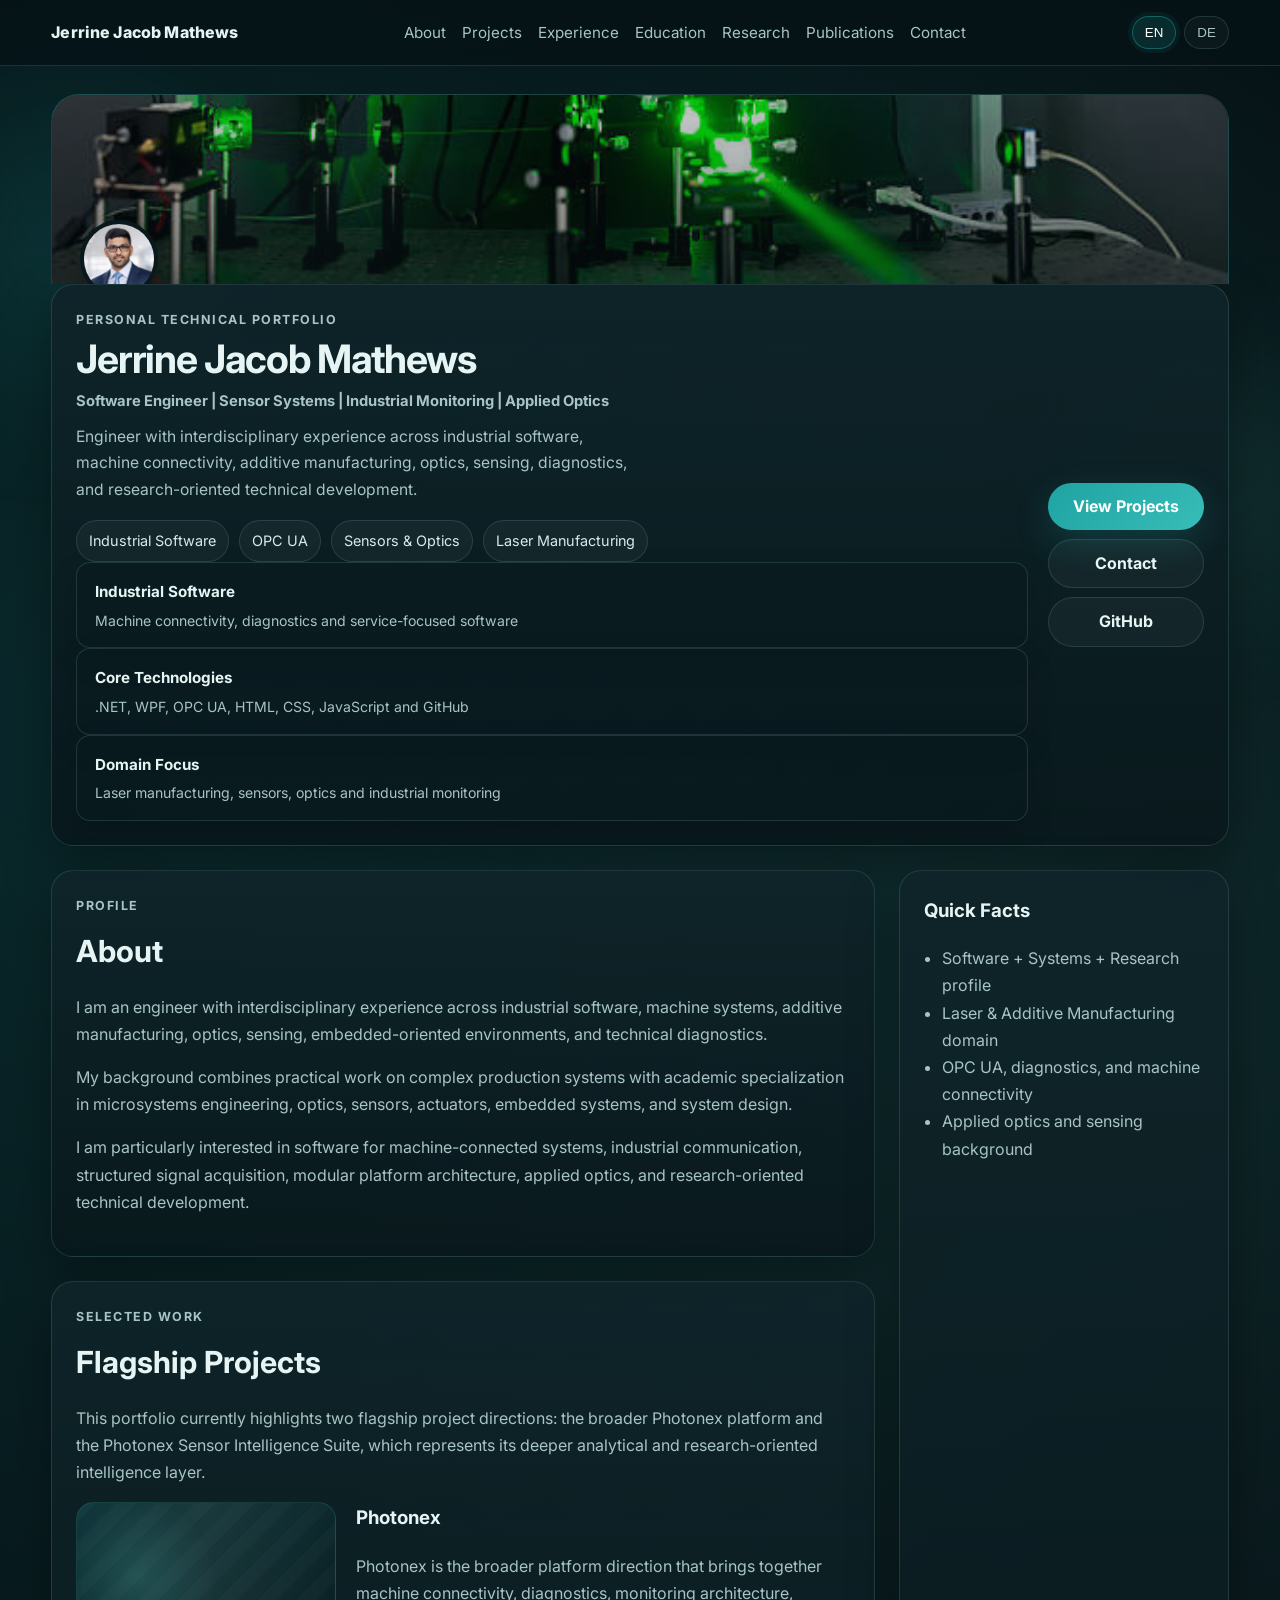
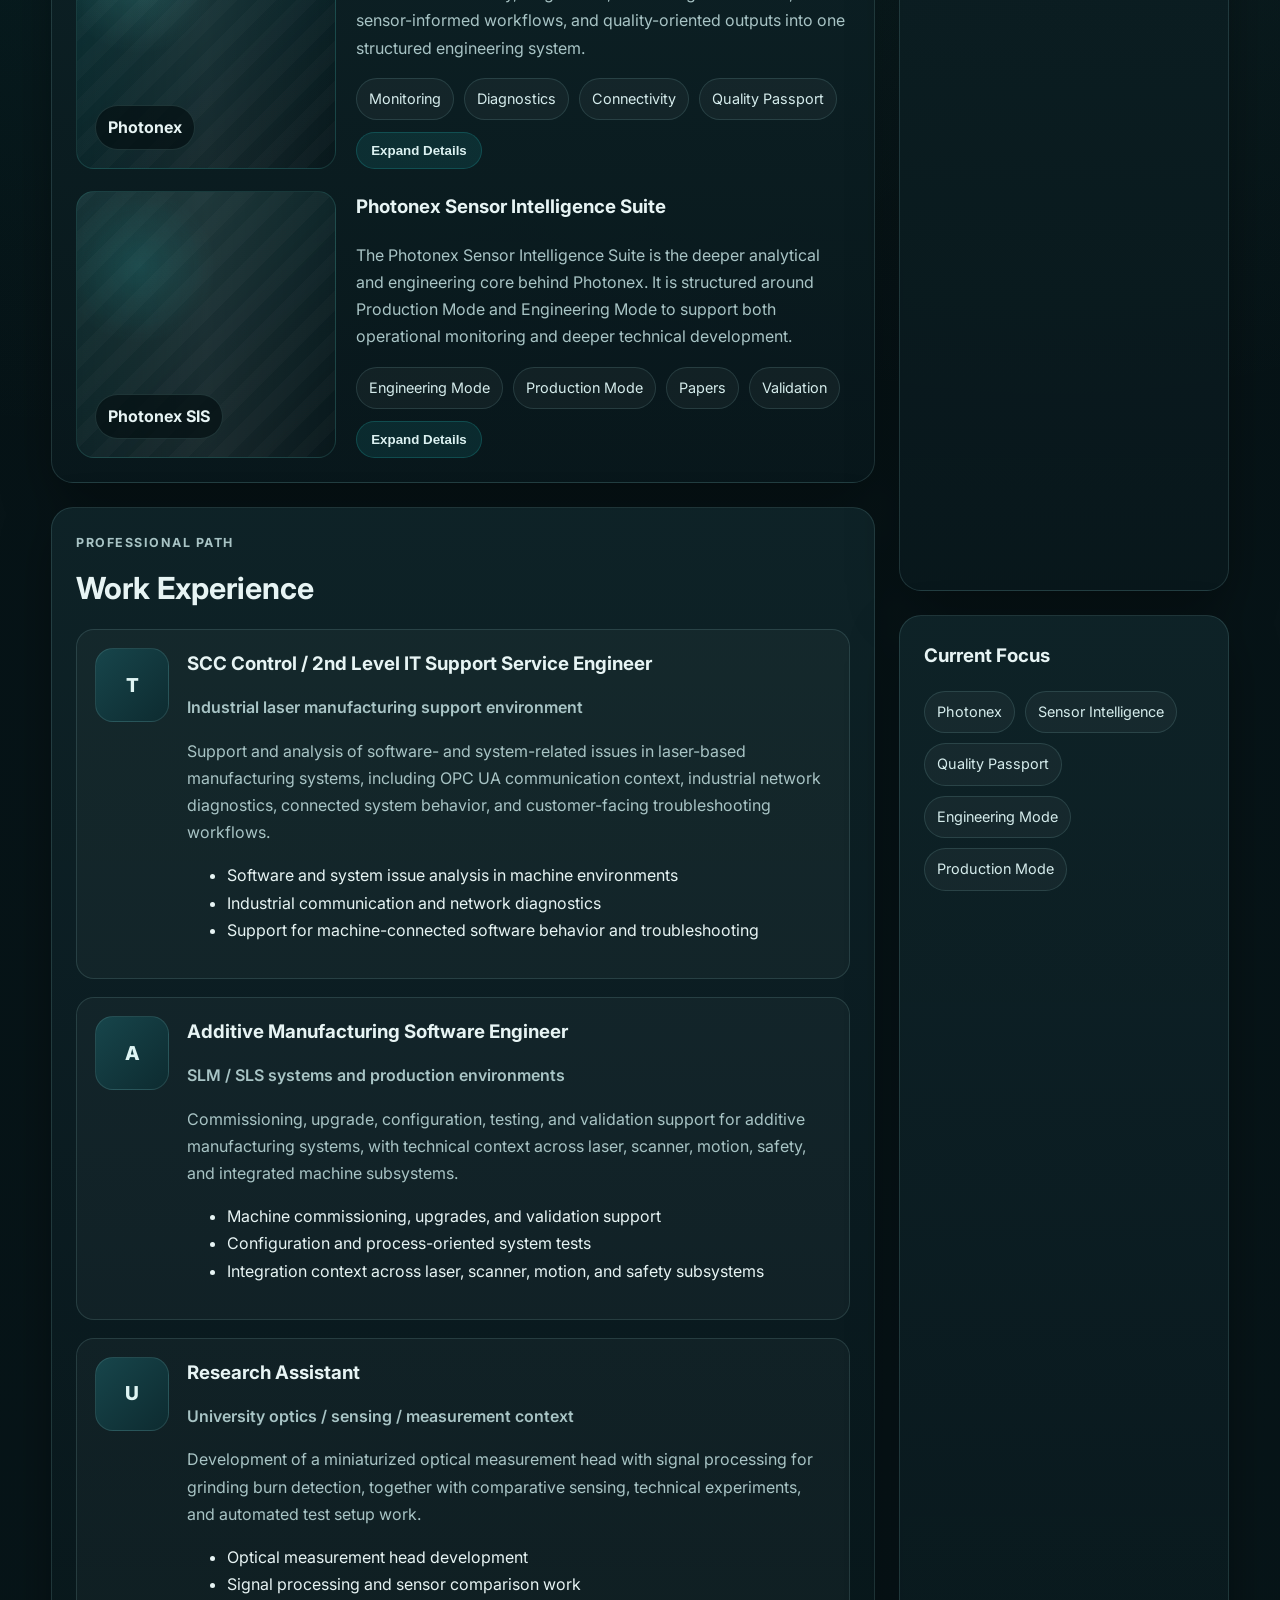
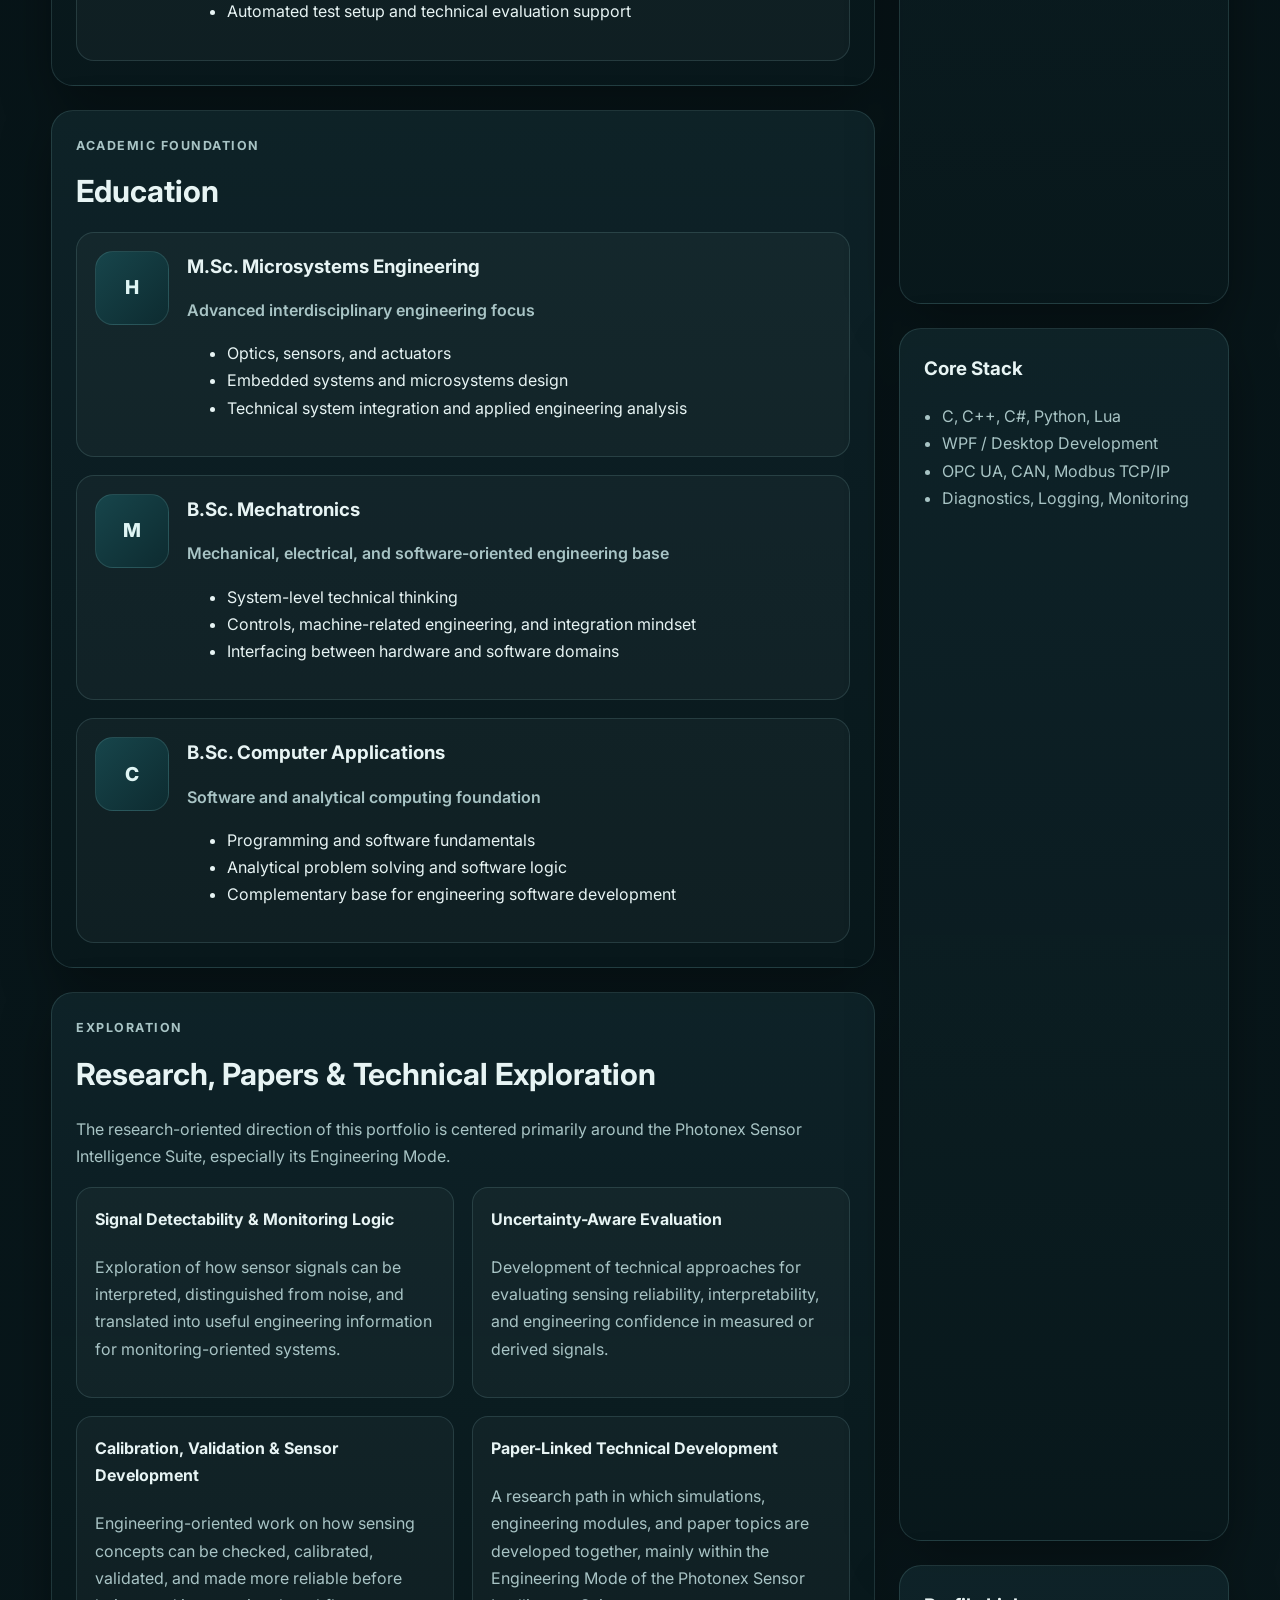
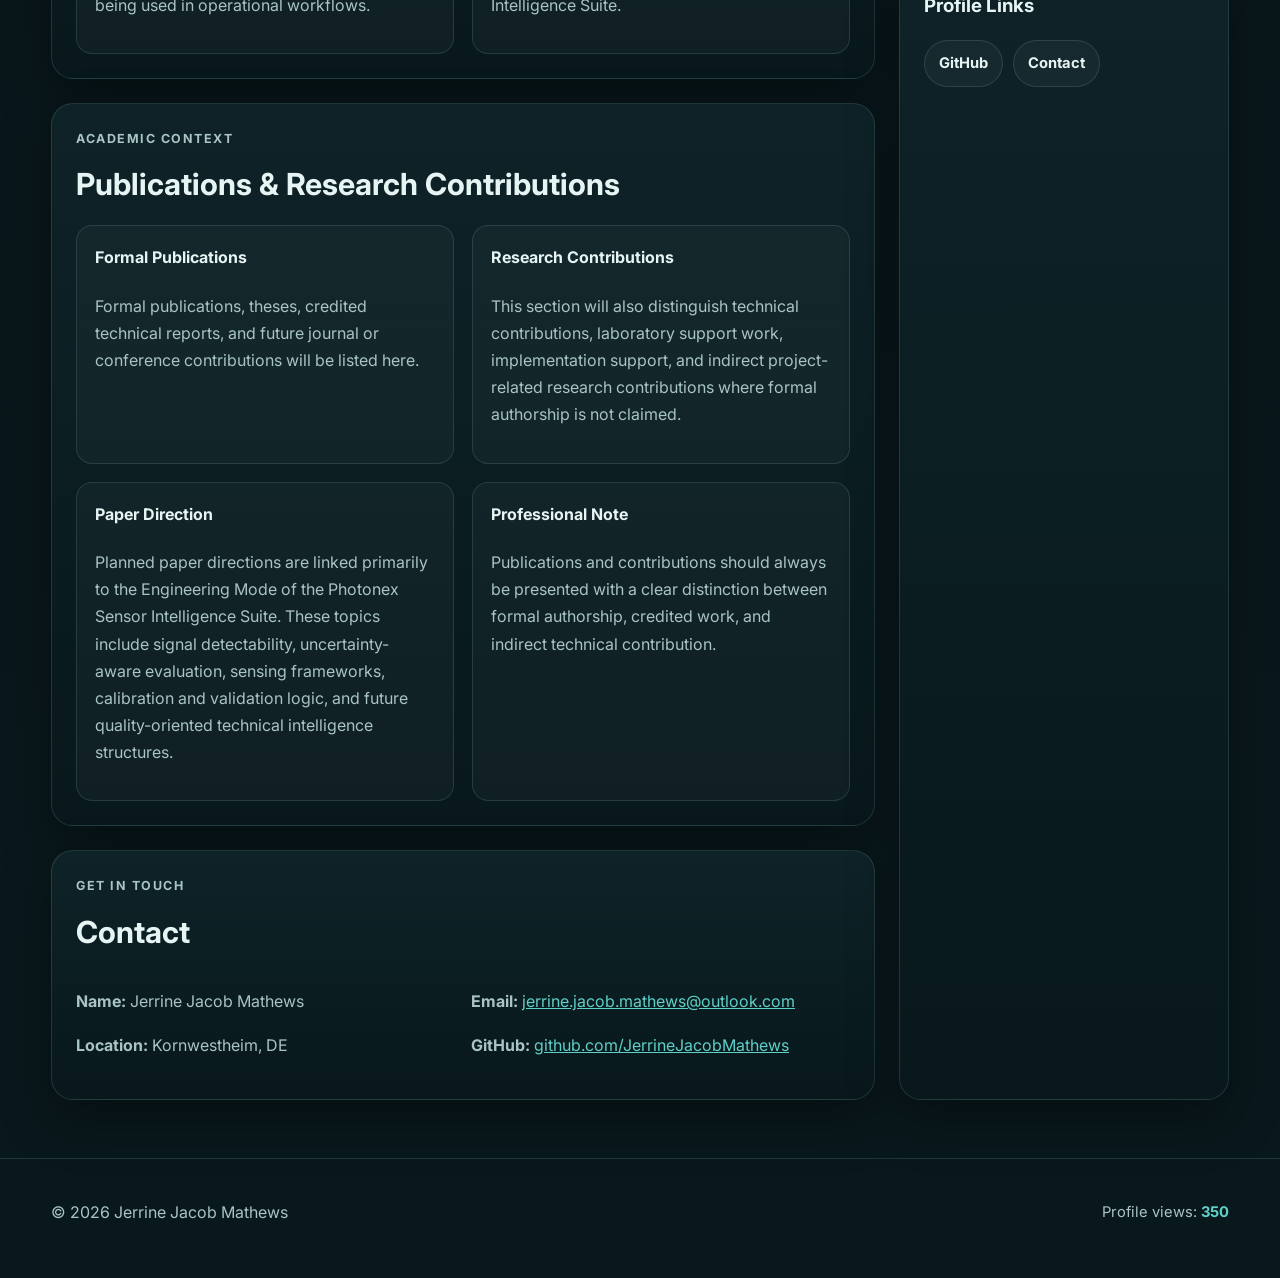
<file: index.html>
<!DOCTYPE html>
<html lang="en">
<head>
  <meta charset="UTF-8" />
  <meta name="viewport" content="width=device-width, initial-scale=1.0" />
  <title>Jerrine Jacob Mathews | Portfolio</title>

  <meta name="robots" content="index, follow" />
  <meta name="googlebot" content="index, follow" />
  <meta name="description" content="Portfolio of Jerrine Jacob Mathews: industrial software, automation, OPC UA, machine connectivity, sensors, diagnostics and applied engineering projects." />

  <link rel="preconnect" href="https://fonts.googleapis.com">
  <link rel="preconnect" href="https://fonts.gstatic.com" crossorigin>
  <link
    href="https://fonts.googleapis.com/css2?family=Inter:wght@400;500;600;700;800&display=swap"
    rel="stylesheet"
  >
  <link rel="stylesheet" href="assets/css/style.css" />
</head>
<body>
  
  </div>
  <div class="bg-orb orb-1"></div>
  <div class="bg-orb orb-2"></div>
  <div class="bg-grid"></div>

  <header class="site-header">
    <div class="container nav">
      <a class="brand" href="#top">Jerrine Jacob Mathews</a>

      <button class="menu-toggle" id="menu-toggle" aria-label="Toggle navigation">☰</button>

      <nav class="main-nav" id="main-nav">
        <a href="#about" data-i18n="nav.about">About</a>
        <a href="#projects" data-i18n="nav.projects">Projects</a>
        <a href="#experience" data-i18n="nav.experience">Experience</a>
        <a href="#education" data-i18n="nav.education">Education</a>
        <a href="#research" data-i18n="nav.research">Research</a>
        <a href="#publications" data-i18n="nav.publications">Publications</a>
        <a href="#contact" data-i18n="nav.contact">Contact</a>
      </nav>

      <div class="lang-switch">
        <button id="lang-en" type="button" class="lang-btn active">EN</button>
        <button id="lang-de" type="button" class="lang-btn">DE</button>
      </div>
    </div>
  </header>

  <main id="top" class="page-shell">
    <section class="profile-header container reveal">
      <div class="profile-banner">
        <img src="assets/images/banner.jpg" alt="Profile banner" class="profile-banner-img" />
        <div class="profile-banner-overlay"></div>

        <div class="profile-photo-wrap">
          <img src="assets/images/profile.jpg" alt="Jerrine Jacob Mathews" class="profile-photo" />
        </div>
      </div>

      <div class="profile-header-card glass-card">
        <div class="profile-header-main">
          <div>
            <p class="section-kicker" data-i18n="hero.kicker">Personal Technical Portfolio</p>
            <h1 data-i18n="hero.name">Jerrine Jacob Mathews</h1>
            <p class="profile-title" data-i18n="hero.subtitle">
              Software Engineer | Sensor Systems | Industrial Monitoring | Applied Optics
            </p>
            <p class="profile-intro" data-i18n="hero.intro">
              Engineer with interdisciplinary experience across industrial software, machine connectivity, additive manufacturing, optics, sensing, diagnostics, and research-oriented technical development.
            </p>

            <div class="hero-tags" id="hero-tags">
              <span class="tag" data-i18n="hero.tag1">Industrial Software</span>
              <span class="tag" data-i18n="hero.tag2">OPC UA</span>
              <span class="tag" data-i18n="hero.tag3">Sensors & Optics</span>
              <span class="tag" data-i18n="hero.tag4">Laser Manufacturing</span>
            </div>

            <div class="recruiter-strip" aria-label="Recruiter summary">
              <div class="recruiter-stat">
                <strong>Industrial Software</strong>
                <span>Machine connectivity, diagnostics and service-focused software</span>
              </div>
              <div class="recruiter-stat">
                <strong>Core Technologies</strong>
                <span>.NET, WPF, OPC UA, HTML, CSS, JavaScript and GitHub</span>
              </div>
              <div class="recruiter-stat">
                <strong>Domain Focus</strong>
                <span>Laser manufacturing, sensors, optics and industrial monitoring</span>
              </div>
            </div>
          </div>

          <div class="profile-actions">
            <a class="btn btn-primary" href="#projects" data-i18n="hero.btnProjects">View Projects</a>
            <a class="btn btn-secondary" href="#contact" data-i18n="hero.btnContact">Contact</a>
            <a class="btn btn-secondary" href="https://github.com/JerrineJacobMathews/" target="_blank" rel="noopener noreferrer" data-i18n="hero.btnGitHub">GitHub</a>
          </div>
        </div>
      </div>
    </section>

    <section class="container dashboard-layout">
      <div class="dashboard-main">
        <section id="about" class="dashboard-section reveal">
          <div class="glass-card">
            <div class="section-head">
              <p class="section-kicker" data-i18n="about.kicker">Profile</p>
              <h2 data-i18n="about.title">About</h2>
            </div>
            <p data-i18n="about.p1">
              I am an engineer with interdisciplinary experience across industrial software, machine systems, additive manufacturing, optics, sensing, embedded-oriented environments, and technical diagnostics.
            </p>
            <p data-i18n="about.p2">
              My background combines practical work on complex production systems with academic specialization in microsystems engineering, optics, sensors, actuators, embedded systems, and system design.
            </p>
            <p data-i18n="about.p3">
              I am particularly interested in software for machine-connected systems, industrial communication, structured signal acquisition, modular platform architecture, applied optics, and research-oriented technical development.
            </p>
          </div>
        </section>

        <section id="projects" class="dashboard-section reveal">
          <div class="glass-card">
            <div class="section-head">
              <p class="section-kicker" data-i18n="projects.kicker">Selected Work</p>
              <h2 data-i18n="projects.title">Flagship Projects</h2>
              <p class="section-intro" data-i18n="projects.intro">
                This portfolio currently highlights two flagship project directions: the broader Photonex platform and the Photonex Sensor Intelligence Suite, which represents its deeper analytical and research-oriented intelligence layer.
              </p>
            </div>

            <div class="expandable-project">
              <div class="project-top">
                <div class="project-image placeholder-project">
                  <span>Photonex</span>
                </div>
                <div class="project-summary">
                  <h3 data-i18n="projects.p1.title">Photonex</h3>
                  <p data-i18n="projects.p1.desc">
                    Photonex is the broader platform direction that brings together machine connectivity, diagnostics, monitoring architecture, sensor-informed workflows, and quality-oriented outputs into one structured engineering system.
                  </p>
                  <div class="project-pills">
                    <span class="pill">Monitoring</span>
                    <span class="pill">Diagnostics</span>
                    <span class="pill">Connectivity</span>
                    <span class="pill">Quality Passport</span>
                  </div>
                  <button class="expand-btn" data-expand-target="photonex-details" data-i18n="projects.expand">Expand Details</button>
                </div>
              </div>

              <div class="expandable-content" id="photonex-details">
                <div class="card-grid two-col">
                  <article class="sub-card">
                    <h4 data-i18n="projects.p1.d1t">Overview</h4>
                    <p data-i18n="projects.p1.d1">
                      Photonex is the umbrella platform direction in which machine communication, signal acquisition, diagnostics, monitoring visibility, and future intelligence layers can evolve together rather than as disconnected tools.
                    </p>
                  </article>

                  <article class="sub-card">
                    <h4 data-i18n="projects.p1.d2t">Core Platform Idea</h4>
                    <ul>
                      <li data-i18n="projects.p1.i1">Machine connectivity and structured signal acquisition</li>
                      <li data-i18n="projects.p1.i2">Diagnostics and technical visibility</li>
                      <li data-i18n="projects.p1.i3">Modular monitoring architecture</li>
                      <li data-i18n="projects.p1.i4">Integration of sensor-driven modules</li>
                      <li data-i18n="projects.p1.i5">Quality Passport as a major platform output direction</li>
                    </ul>
                  </article>

                  <article class="sub-card">
                    <h4 data-i18n="projects.p1.d3t">Quality Passport</h4>
                    <p data-i18n="projects.p1.d3">
                      The Quality Passport is a central part of Photonex. It represents the idea that monitoring and sensing should ultimately produce structured engineering outputs rather than only raw signal views.
                    </p>
                  </article>

                  <article class="sub-card">
                    <h4 data-i18n="projects.p1.d4t">Relation to SIS</h4>
                    <p data-i18n="projects.p1.d4">
                      Photonex is the broader platform, while the Photonex Sensor Intelligence Suite is the deeper technical intelligence layer behind sensing, validation, uncertainty-aware interpretation, and paper-linked development.
                    </p>
                  </article>
                </div>
              </div>
            </div>

            <div class="expandable-project">
              <div class="project-top">
                <div class="project-image placeholder-project alt">
                  <span>Photonex SIS</span>
                </div>
                <div class="project-summary">
                  <h3 data-i18n="projects.p2.title">Photonex Sensor Intelligence Suite</h3>
                  <p data-i18n="projects.p2.desc">
                    The Photonex Sensor Intelligence Suite is the deeper analytical and engineering core behind Photonex. It is structured around Production Mode and Engineering Mode to support both operational monitoring and deeper technical development.
                  </p>
                  <div class="project-pills">
                    <span class="pill">Engineering Mode</span>
                    <span class="pill">Production Mode</span>
                    <span class="pill">Papers</span>
                    <span class="pill">Validation</span>
                  </div>
                  <button class="expand-btn" data-expand-target="sis-details" data-i18n="projects.expand">Expand Details</button>
                </div>
              </div>

              <div class="expandable-content" id="sis-details">
                <div class="card-grid two-col">
                  <article class="sub-card">
                    <h4 data-i18n="projects.p2.d1t">Overview</h4>
                    <p data-i18n="projects.p2.d1">
                      The Sensor Intelligence Suite is the technical intelligence layer within the broader Photonex direction, where sensing concepts, signal interpretation, validation, uncertainty, and future intelligence modules are explored in a structured way.
                    </p>
                  </article>

                  <article class="sub-card">
                    <h4 data-i18n="projects.p2.d2t">Production Mode</h4>
                    <p data-i18n="projects.p2.d2">
                      Production Mode focuses on operational insight, simplified monitoring presentation, diagnostics-oriented visibility, and support for Quality Passport outputs in machine and process environments.
                    </p>
                  </article>

                  <article class="sub-card">
                    <h4 data-i18n="projects.p2.d3t">Engineering Mode</h4>
                    <p data-i18n="projects.p2.d3">
                      Engineering Mode focuses on deeper technical development including signal analysis, detectability studies, calibration logic, validation workflows, uncertainty-aware evaluation, simulation, and paper-linked engineering work.
                    </p>
                  </article>

                  <article class="sub-card">
                    <h4 data-i18n="projects.p2.d4t">Paper Connection</h4>
                    <p data-i18n="projects.p2.d4">
                      Planned paper directions are linked mainly to the Engineering Mode of the Sensor Intelligence Suite, including detectability, uncertainty-aware evaluation, calibration and validation logic, and quality-oriented technical intelligence concepts.
                    </p>
                  </article>
                </div>
              </div>
            </div>
          </div>
        </section>

        <section id="experience" class="dashboard-section reveal">
          <div class="glass-card">
            <div class="section-head">
              <p class="section-kicker" data-i18n="experience.kicker">Professional Path</p>
              <h2 data-i18n="experience.title">Work Experience</h2>
            </div>

            <div class="experience-list">
              <article class="experience-card">
                <div class="entity-logo placeholder-logo">T</div>
                <div class="entity-content">
                  <h3 data-i18n="experience.e1.title">SCC Control / 2nd Level IT Support Service Engineer</h3>
                  <p class="entity-name" data-i18n="experience.e1.company">Industrial laser manufacturing support environment</p>
                  <p data-i18n="experience.e1.desc">
                    Support and analysis of software- and system-related issues in laser-based manufacturing systems, including OPC UA communication context, industrial network diagnostics, connected system behavior, and customer-facing troubleshooting workflows.
                  </p>
                  <ul>
                    <li data-i18n="experience.e1.i1">Software and system issue analysis in machine environments</li>
                    <li data-i18n="experience.e1.i2">Industrial communication and network diagnostics</li>
                    <li data-i18n="experience.e1.i3">Support for machine-connected software behavior and troubleshooting</li>
                  </ul>
                </div>
              </article>

              <article class="experience-card">
                <div class="entity-logo placeholder-logo">A</div>
                <div class="entity-content">
                  <h3 data-i18n="experience.e2.title">Additive Manufacturing Software Engineer</h3>
                  <p class="entity-name" data-i18n="experience.e2.company">SLM / SLS systems and production environments</p>
                  <p data-i18n="experience.e2.desc">
                    Commissioning, upgrade, configuration, testing, and validation support for additive manufacturing systems, with technical context across laser, scanner, motion, safety, and integrated machine subsystems.
                  </p>
                  <ul>
                    <li data-i18n="experience.e2.i1">Machine commissioning, upgrades, and validation support</li>
                    <li data-i18n="experience.e2.i2">Configuration and process-oriented system tests</li>
                    <li data-i18n="experience.e2.i3">Integration context across laser, scanner, motion, and safety subsystems</li>
                  </ul>
                </div>
              </article>

              <article class="experience-card">
                <div class="entity-logo placeholder-logo">U</div>
                <div class="entity-content">
                  <h3 data-i18n="experience.e3.title">Research Assistant</h3>
                  <p class="entity-name" data-i18n="experience.e3.company">University optics / sensing / measurement context</p>
                  <p data-i18n="experience.e3.desc">
                    Development of a miniaturized optical measurement head with signal processing for grinding burn detection, together with comparative sensing, technical experiments, and automated test setup work.
                  </p>
                  <ul>
                    <li data-i18n="experience.e3.i1">Optical measurement head development</li>
                    <li data-i18n="experience.e3.i2">Signal processing and sensor comparison work</li>
                    <li data-i18n="experience.e3.i3">Automated test setup and technical evaluation support</li>
                  </ul>
                </div>
              </article>
            </div>
          </div>
        </section>

        <section id="education" class="dashboard-section reveal">
          <div class="glass-card">
            <div class="section-head">
              <p class="section-kicker" data-i18n="education.kicker">Academic Foundation</p>
              <h2 data-i18n="education.title">Education</h2>
            </div>

            <div class="education-list">
              <article class="education-card">
                <div class="entity-logo placeholder-logo">H</div>
                <div class="entity-content">
                  <h3 data-i18n="education.msc.title">M.Sc. Microsystems Engineering</h3>
                  <p class="entity-name" data-i18n="education.msc.sub">Advanced interdisciplinary engineering focus</p>
                  <ul>
                    <li data-i18n="education.msc.i1">Optics, sensors, and actuators</li>
                    <li data-i18n="education.msc.i2">Embedded systems and microsystems design</li>
                    <li data-i18n="education.msc.i3">Technical system integration and applied engineering analysis</li>
                  </ul>
                </div>
              </article>

              <article class="education-card">
                <div class="entity-logo placeholder-logo">M</div>
                <div class="entity-content">
                  <h3 data-i18n="education.bme.title">B.Sc. Mechatronics</h3>
                  <p class="entity-name" data-i18n="education.bme.sub">Mechanical, electrical, and software-oriented engineering base</p>
                  <ul>
                    <li data-i18n="education.bme.i1">System-level technical thinking</li>
                    <li data-i18n="education.bme.i2">Controls, machine-related engineering, and integration mindset</li>
                    <li data-i18n="education.bme.i3">Interfacing between hardware and software domains</li>
                  </ul>
                </div>
              </article>

              <article class="education-card">
                <div class="entity-logo placeholder-logo">C</div>
                <div class="entity-content">
                  <h3 data-i18n="education.bca.title">B.Sc. Computer Applications</h3>
                  <p class="entity-name" data-i18n="education.bca.sub">Software and analytical computing foundation</p>
                  <ul>
                    <li data-i18n="education.bca.i1">Programming and software fundamentals</li>
                    <li data-i18n="education.bca.i2">Analytical problem solving and software logic</li>
                    <li data-i18n="education.bca.i3">Complementary base for engineering software development</li>
                  </ul>
                </div>
              </article>
            </div>
          </div>
        </section>

        <section id="research" class="dashboard-section reveal">
          <div class="glass-card">
            <div class="section-head">
              <p class="section-kicker" data-i18n="research.kicker">Exploration</p>
              <h2 data-i18n="research.title">Research, Papers & Technical Exploration</h2>
              <p class="section-intro" data-i18n="research.intro">
                The research-oriented direction of this portfolio is centered primarily around the Photonex Sensor Intelligence Suite, especially its Engineering Mode.
              </p>
            </div>

            <div class="card-grid two-col">
              <article class="sub-card">
                <h4 data-i18n="research.r1.title">Signal Detectability & Monitoring Logic</h4>
                <p data-i18n="research.r1.text">
                  Exploration of how sensor signals can be interpreted, distinguished from noise, and translated into useful engineering information for monitoring-oriented systems.
                </p>
              </article>

              <article class="sub-card">
                <h4 data-i18n="research.r2.title">Uncertainty-Aware Evaluation</h4>
                <p data-i18n="research.r2.text">
                  Development of technical approaches for evaluating sensing reliability, interpretability, and engineering confidence in measured or derived signals.
                </p>
              </article>

              <article class="sub-card">
                <h4 data-i18n="research.r3.title">Calibration, Validation & Sensor Development</h4>
                <p data-i18n="research.r3.text">
                  Engineering-oriented work on how sensing concepts can be checked, calibrated, validated, and made more reliable before being used in operational workflows.
                </p>
              </article>

              <article class="sub-card">
                <h4 data-i18n="research.r4.title">Paper-Linked Technical Development</h4>
                <p data-i18n="research.r4.text">
                  A research path in which simulations, engineering modules, and paper topics are developed together, mainly within the Engineering Mode of the Photonex Sensor Intelligence Suite.
                </p>
              </article>
            </div>
          </div>
        </section>

        <section id="publications" class="dashboard-section reveal">
          <div class="glass-card">
            <div class="section-head">
              <p class="section-kicker" data-i18n="publications.kicker">Academic Context</p>
              <h2 data-i18n="publications.title">Publications & Research Contributions</h2>
            </div>

            <div class="card-grid two-col">
              <article class="sub-card">
                <h4 data-i18n="publications.f.title">Formal Publications</h4>
                <p data-i18n="publications.f.text">
                  Formal publications, theses, credited technical reports, and future journal or conference contributions will be listed here.
                </p>
              </article>

              <article class="sub-card">
                <h4 data-i18n="publications.c.title">Research Contributions</h4>
                <p data-i18n="publications.c.text">
                  This section will also distinguish technical contributions, laboratory support work, implementation support, and indirect project-related research contributions where formal authorship is not claimed.
                </p>
              </article>

              <article class="sub-card">
                <h4 data-i18n="publications.p.title">Paper Direction</h4>
                <p data-i18n="publications.p.text">
                  Planned paper directions are linked primarily to the Engineering Mode of the Photonex Sensor Intelligence Suite. These topics include signal detectability, uncertainty-aware evaluation, sensing frameworks, calibration and validation logic, and future quality-oriented technical intelligence structures.
                </p>
              </article>

              <article class="sub-card">
                <h4 data-i18n="publications.n.title">Professional Note</h4>
                <p data-i18n="publications.n.text">
                  Publications and contributions should always be presented with a clear distinction between formal authorship, credited work, and indirect technical contribution.
                </p>
              </article>
            </div>
          </div>
        </section>

        <section id="contact" class="dashboard-section reveal">
          <div class="glass-card">
            <div class="section-head">
              <p class="section-kicker" data-i18n="contact.kicker">Get in Touch</p>
              <h2 data-i18n="contact.title">Contact</h2>
            </div>

            <div class="contact-grid">
              <div>
                <p><strong data-i18n="contact.name">Name:</strong> Jerrine Jacob Mathews</p>
                <p><strong data-i18n="contact.location">Location:</strong> Kornwestheim, DE</p>
              </div>
              <div>
                <p><strong data-i18n="contact.email">Email:</strong> <a href="mailto:jerrine.jacob.mathews@outlook.com">jerrine.jacob.mathews@outlook.com</a></p>
                <p><strong data-i18n="contact.github">GitHub:</strong> <a href="https://github.com/JerrineJacobMathews/" target="_blank" rel="noopener noreferrer">github.com/JerrineJacobMathews</a></p>
              </div>
            </div>
          </div>
        </section>
      </div>

      <aside class="dashboard-sidebar">
        <section class="glass-card sidebar-card reveal">
          <h3 data-i18n="sidebar.quick">Quick Facts</h3>
          <ul class="sidebar-list">
            <li data-i18n="sidebar.q1">Software + Systems + Research profile</li>
            <li data-i18n="sidebar.q2">Laser & Additive Manufacturing domain</li>
            <li data-i18n="sidebar.q3">OPC UA, diagnostics, and machine connectivity</li>
            <li data-i18n="sidebar.q4">Applied optics and sensing background</li>
          </ul>
        </section>

        <section class="glass-card sidebar-card reveal">
          <h3 data-i18n="sidebar.focus">Current Focus</h3>
          <div class="sidebar-tags">
            <span class="tag">Photonex</span>
            <span class="tag">Sensor Intelligence</span>
            <span class="tag">Quality Passport</span>
            <span class="tag">Engineering Mode</span>
            <span class="tag">Production Mode</span>
          </div>
        </section>

        <section class="glass-card sidebar-card reveal">
          <h3 data-i18n="sidebar.stack">Core Stack</h3>
          <ul class="sidebar-list">
            <li>C, C++, C#, Python, Lua</li>
            <li>WPF / Desktop Development</li>
            <li>OPC UA, CAN, Modbus TCP/IP</li>
            <li>Diagnostics, Logging, Monitoring</li>
          </ul>
        </section>

        <section class="glass-card sidebar-card reveal">
          <h3 data-i18n="sidebar.links">Profile Links</h3>
          <div class="sidebar-actions">
            <a class="btn btn-secondary btn-small" href="https://github.com/JerrineJacobMathews/" target="_blank" rel="noopener noreferrer">GitHub</a>
            <a class="btn btn-secondary btn-small" href="#contact" data-i18n="sidebar.contactBtn">Contact</a>
          </div>
        </section>
      </aside>
    </section>
  </main>

  <footer class="site-footer">
    <div class="container footer-inner">
      <p>© <span id="year"></span> Jerrine Jacob Mathews</p>
      <p class="visitor-counter">Profile views: <span id="visitor-count">350</span></p>
    </div>
  </footer>

  <script src="assets/js/main.js?v=8"></script>
  <script src="assets/js/visitor-counter.js?v=1"></script>
</body>
</html>
</file>
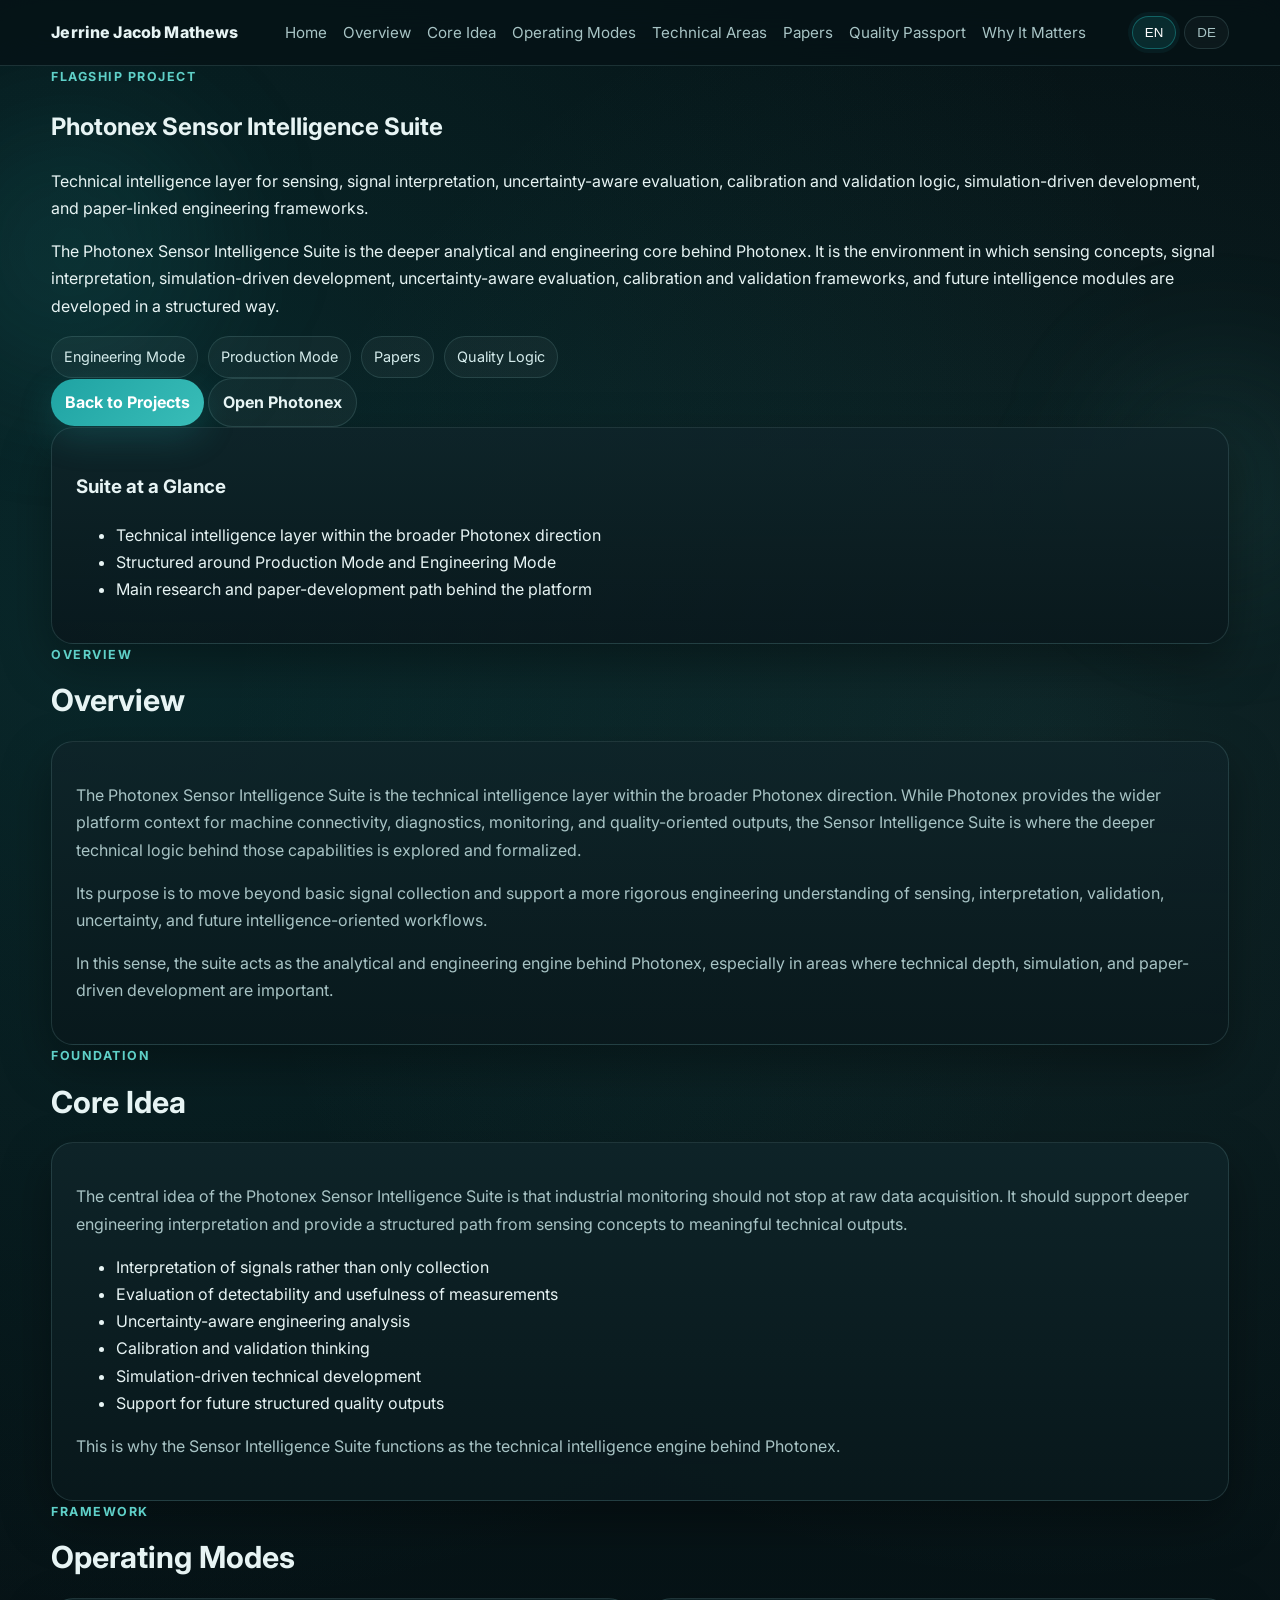
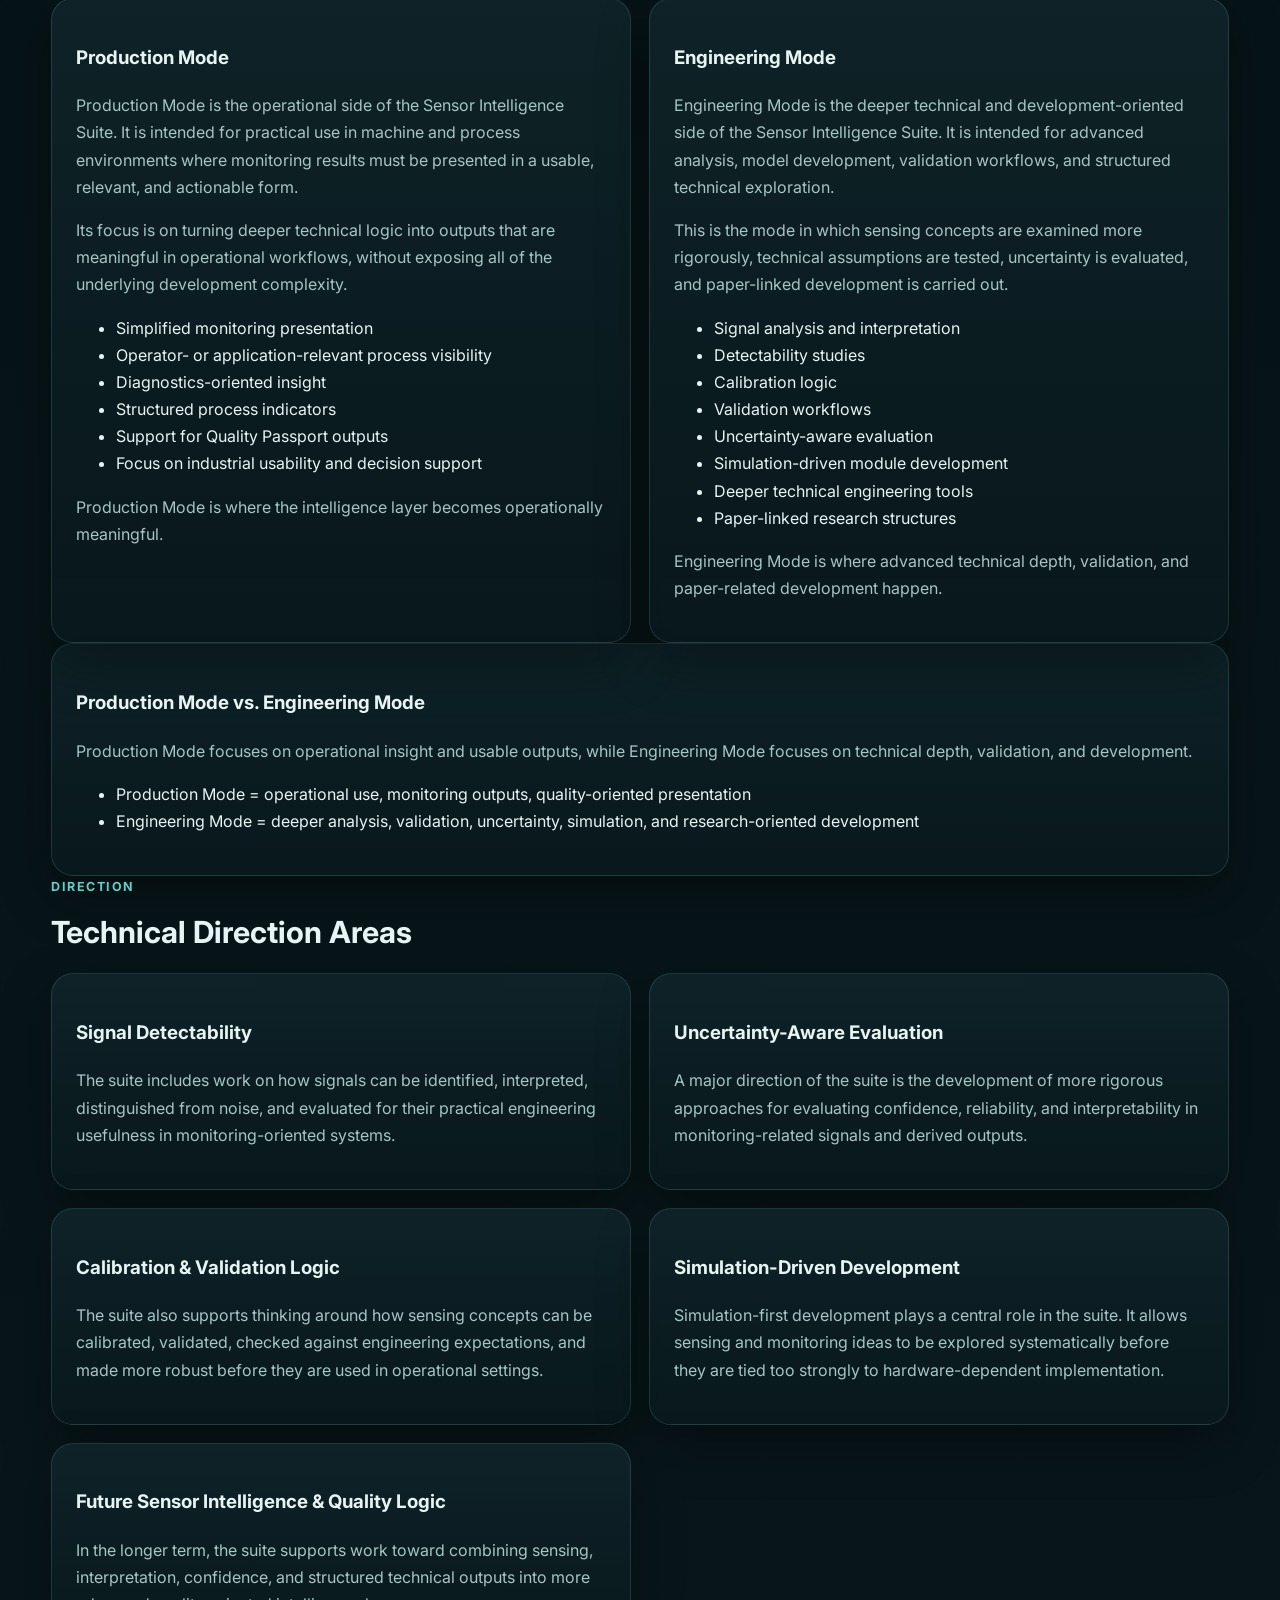
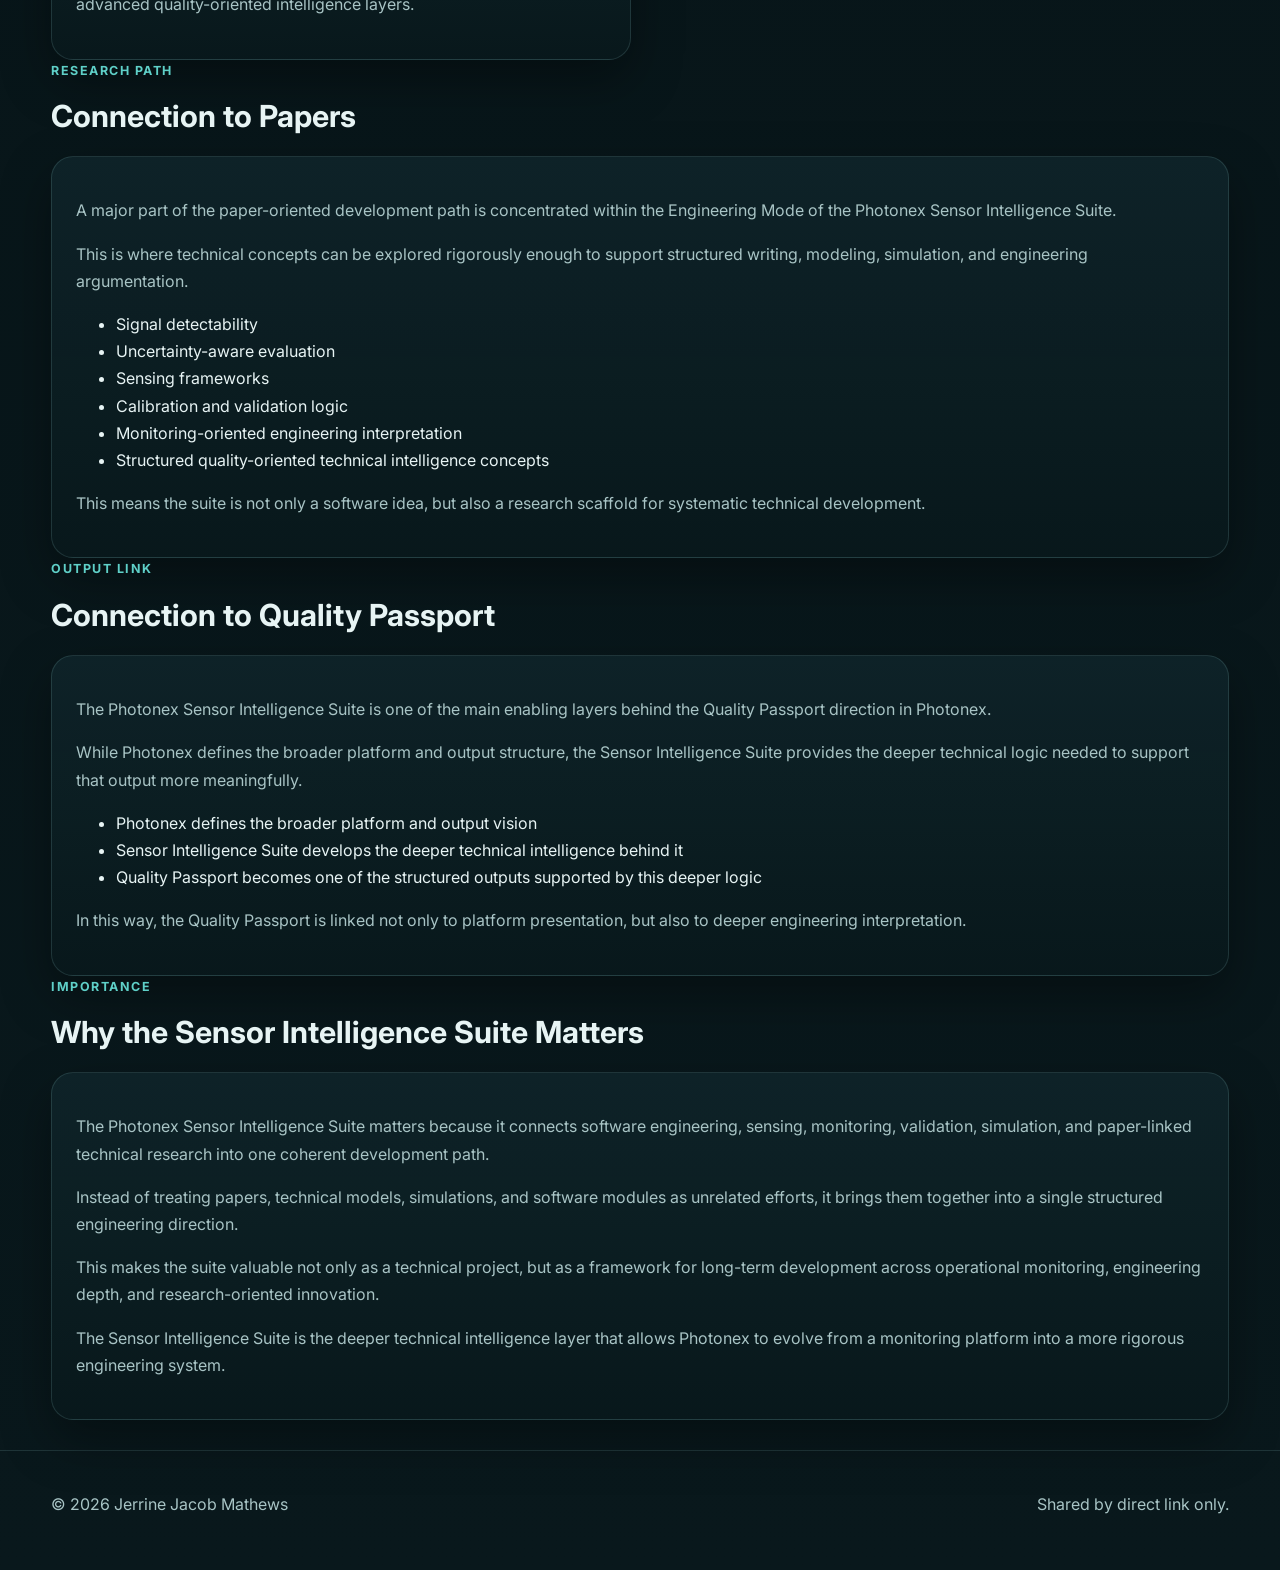
<file: projects/photonex-sensor-intelligence-suite.html>
<!DOCTYPE html>
<html lang="en">
<head>
  <meta charset="UTF-8" />
  <meta name="viewport" content="width=device-width, initial-scale=1.0" />
  <title>Photonex Sensor Intelligence Suite | Jerrine Jacob Mathews</title>

  <meta name="robots" content="noindex, nofollow" />
  <meta name="googlebot" content="noindex, nofollow" />

  <link rel="preconnect" href="https://fonts.googleapis.com">
  <link rel="preconnect" href="https://fonts.gstatic.com" crossorigin>
  <link
    href="https://fonts.googleapis.com/css2?family=Inter:wght@400;500;600;700;800&display=swap"
    rel="stylesheet"
  >
  <link rel="stylesheet" href="../assets/css/style.css" />
</head>
<body>
  <div class="bg-orb orb-1"></div>
  <div class="bg-orb orb-2"></div>
  <div class="bg-grid"></div>

  <header class="site-header">
    <div class="container nav">
      <a class="brand" href="../index.html">Jerrine Jacob Mathews</a>

      <button class="menu-toggle" id="menu-toggle" aria-label="Toggle navigation">☰</button>

      <nav class="main-nav" id="main-nav">
        <a href="../index.html" data-i18n="projectnav.home">Home</a>
        <a href="#overview" data-i18n="projectnav.overview">Overview</a>
        <a href="#core" data-i18n="sisnav.core">Core Idea</a>
        <a href="#modes" data-i18n="sisnav.modes">Operating Modes</a>
        <a href="#technical" data-i18n="sisnav.technical">Technical Areas</a>
        <a href="#papers" data-i18n="sisnav.papers">Papers</a>
        <a href="#quality" data-i18n="sisnav.quality">Quality Passport</a>
        <a href="#why" data-i18n="projectnav.why">Why It Matters</a>
      </nav>

      <div class="lang-switch">
        <button id="lang-en" type="button" class="lang-btn active">EN</button>
        <button id="lang-de" type="button" class="lang-btn">DE</button>
      </div>
    </div>
  </header>

  <main>
    <section class="hero-section section-pad">
      <div class="container hero-grid reveal">
        <div class="hero-copy">
          <p class="section-kicker" data-i18n="sis.kicker">Flagship Project</p>
          <h1 data-i18n="sis.title">Photonex Sensor Intelligence Suite</h1>
          <p class="hero-subtitle" data-i18n="sis.subtitle">
            Technical intelligence layer for sensing, signal interpretation, uncertainty-aware evaluation, calibration and validation logic, simulation-driven development, and paper-linked engineering frameworks.
          </p>
          <p class="hero-intro" data-i18n="sis.intro">
            The Photonex Sensor Intelligence Suite is the deeper analytical and engineering core behind Photonex. It is the environment in which sensing concepts, signal interpretation, simulation-driven development, uncertainty-aware evaluation, calibration and validation frameworks, and future intelligence modules are developed in a structured way.
          </p>

          <div class="hero-tags">
            <span class="tag">Engineering Mode</span>
            <span class="tag">Production Mode</span>
            <span class="tag">Papers</span>
            <span class="tag">Quality Logic</span>
          </div>

          <div class="hero-actions">
            <a class="btn btn-primary" href="../index.html#projects" data-i18n="sis.back">Back to Projects</a>
            <a class="btn btn-secondary" href="photonex.html" data-i18n="sis.prev">Open Photonex</a>
          </div>
        </div>

        <div class="hero-side">
          <div class="glass-card focus-card">
            <div class="focus-line"></div>
            <h3 data-i18n="sis.sideTitle">Suite at a Glance</h3>
            <ul class="focus-list">
              <li data-i18n="sis.side1">Technical intelligence layer within the broader Photonex direction</li>
              <li data-i18n="sis.side2">Structured around Production Mode and Engineering Mode</li>
              <li data-i18n="sis.side3">Main research and paper-development path behind the platform</li>
            </ul>
          </div>
        </div>
      </div>
    </section>

    <section id="overview" class="container section-pad reveal">
      <div class="section-head">
        <p class="section-kicker" data-i18n="sis.ovKicker">Overview</p>
        <h2 data-i18n="sis.ovTitle">Overview</h2>
      </div>
      <div class="glass-card content-card">
        <p data-i18n="sis.ov1">
          The Photonex Sensor Intelligence Suite is the technical intelligence layer within the broader Photonex direction. While Photonex provides the wider platform context for machine connectivity, diagnostics, monitoring, and quality-oriented outputs, the Sensor Intelligence Suite is where the deeper technical logic behind those capabilities is explored and formalized.
        </p>
        <p data-i18n="sis.ov2">
          Its purpose is to move beyond basic signal collection and support a more rigorous engineering understanding of sensing, interpretation, validation, uncertainty, and future intelligence-oriented workflows.
        </p>
        <p data-i18n="sis.ov3">
          In this sense, the suite acts as the analytical and engineering engine behind Photonex, especially in areas where technical depth, simulation, and paper-driven development are important.
        </p>
      </div>
    </section>

    <section id="core" class="container section-pad reveal">
      <div class="section-head">
        <p class="section-kicker" data-i18n="sis.cKicker">Foundation</p>
        <h2 data-i18n="sis.cTitle">Core Idea</h2>
      </div>
      <div class="glass-card">
        <p data-i18n="sis.c1">
          The central idea of the Photonex Sensor Intelligence Suite is that industrial monitoring should not stop at raw data acquisition. It should support deeper engineering interpretation and provide a structured path from sensing concepts to meaningful technical outputs.
        </p>
        <ul class="feature-list">
          <li data-i18n="sis.c2">Interpretation of signals rather than only collection</li>
          <li data-i18n="sis.c3">Evaluation of detectability and usefulness of measurements</li>
          <li data-i18n="sis.c4">Uncertainty-aware engineering analysis</li>
          <li data-i18n="sis.c5">Calibration and validation thinking</li>
          <li data-i18n="sis.c6">Simulation-driven technical development</li>
          <li data-i18n="sis.c7">Support for future structured quality outputs</li>
        </ul>
        <p data-i18n="sis.c8">
          This is why the Sensor Intelligence Suite functions as the technical intelligence engine behind Photonex.
        </p>
      </div>
    </section>

    <section id="modes" class="container section-pad reveal">
      <div class="section-head">
        <p class="section-kicker" data-i18n="sis.mKicker">Framework</p>
        <h2 data-i18n="sis.mTitle">Operating Modes</h2>
      </div>

      <div class="card-grid two-col">
        <article class="glass-card">
          <h3 data-i18n="sis.pmTitle">Production Mode</h3>
          <p data-i18n="sis.pm1">
            Production Mode is the operational side of the Sensor Intelligence Suite. It is intended for practical use in machine and process environments where monitoring results must be presented in a usable, relevant, and actionable form.
          </p>
          <p data-i18n="sis.pm2">
            Its focus is on turning deeper technical logic into outputs that are meaningful in operational workflows, without exposing all of the underlying development complexity.
          </p>
          <ul class="feature-list">
            <li data-i18n="sis.pm3">Simplified monitoring presentation</li>
            <li data-i18n="sis.pm4">Operator- or application-relevant process visibility</li>
            <li data-i18n="sis.pm5">Diagnostics-oriented insight</li>
            <li data-i18n="sis.pm6">Structured process indicators</li>
            <li data-i18n="sis.pm7">Support for Quality Passport outputs</li>
            <li data-i18n="sis.pm8">Focus on industrial usability and decision support</li>
          </ul>
          <p data-i18n="sis.pm9">
            Production Mode is where the intelligence layer becomes operationally meaningful.
          </p>
        </article>

        <article class="glass-card">
          <h3 data-i18n="sis.emTitle">Engineering Mode</h3>
          <p data-i18n="sis.em1">
            Engineering Mode is the deeper technical and development-oriented side of the Sensor Intelligence Suite. It is intended for advanced analysis, model development, validation workflows, and structured technical exploration.
          </p>
          <p data-i18n="sis.em2">
            This is the mode in which sensing concepts are examined more rigorously, technical assumptions are tested, uncertainty is evaluated, and paper-linked development is carried out.
          </p>
          <ul class="feature-list">
            <li data-i18n="sis.em3">Signal analysis and interpretation</li>
            <li data-i18n="sis.em4">Detectability studies</li>
            <li data-i18n="sis.em5">Calibration logic</li>
            <li data-i18n="sis.em6">Validation workflows</li>
            <li data-i18n="sis.em7">Uncertainty-aware evaluation</li>
            <li data-i18n="sis.em8">Simulation-driven module development</li>
            <li data-i18n="sis.em9">Deeper technical engineering tools</li>
            <li data-i18n="sis.em10">Paper-linked research structures</li>
          </ul>
          <p data-i18n="sis.em11">
            Engineering Mode is where advanced technical depth, validation, and paper-related development happen.
          </p>
        </article>
      </div>

      <div class="glass-card section-gap-sm">
        <h3 data-i18n="sis.mdTitle">Production Mode vs. Engineering Mode</h3>
        <p data-i18n="sis.md1">
          Production Mode focuses on operational insight and usable outputs, while Engineering Mode focuses on technical depth, validation, and development.
        </p>
        <ul class="feature-list">
          <li data-i18n="sis.md2">Production Mode = operational use, monitoring outputs, quality-oriented presentation</li>
          <li data-i18n="sis.md3">Engineering Mode = deeper analysis, validation, uncertainty, simulation, and research-oriented development</li>
        </ul>
      </div>
    </section>

    <section id="technical" class="container section-pad reveal">
      <div class="section-head">
        <p class="section-kicker" data-i18n="sis.tKicker">Direction</p>
        <h2 data-i18n="sis.tTitle">Technical Direction Areas</h2>
      </div>

      <div class="card-grid two-col">
        <article class="glass-card">
          <h3 data-i18n="sis.t1t">Signal Detectability</h3>
          <p data-i18n="sis.t1d">
            The suite includes work on how signals can be identified, interpreted, distinguished from noise, and evaluated for their practical engineering usefulness in monitoring-oriented systems.
          </p>
        </article>

        <article class="glass-card">
          <h3 data-i18n="sis.t2t">Uncertainty-Aware Evaluation</h3>
          <p data-i18n="sis.t2d">
            A major direction of the suite is the development of more rigorous approaches for evaluating confidence, reliability, and interpretability in monitoring-related signals and derived outputs.
          </p>
        </article>

        <article class="glass-card">
          <h3 data-i18n="sis.t3t">Calibration & Validation Logic</h3>
          <p data-i18n="sis.t3d">
            The suite also supports thinking around how sensing concepts can be calibrated, validated, checked against engineering expectations, and made more robust before they are used in operational settings.
          </p>
        </article>

        <article class="glass-card">
          <h3 data-i18n="sis.t4t">Simulation-Driven Development</h3>
          <p data-i18n="sis.t4d">
            Simulation-first development plays a central role in the suite. It allows sensing and monitoring ideas to be explored systematically before they are tied too strongly to hardware-dependent implementation.
          </p>
        </article>

        <article class="glass-card two-col-span">
          <h3 data-i18n="sis.t5t">Future Sensor Intelligence & Quality Logic</h3>
          <p data-i18n="sis.t5d">
            In the longer term, the suite supports work toward combining sensing, interpretation, confidence, and structured technical outputs into more advanced quality-oriented intelligence layers.
          </p>
        </article>
      </div>
    </section>

    <section id="papers" class="container section-pad reveal">
      <div class="section-head">
        <p class="section-kicker" data-i18n="sis.pKicker">Research Path</p>
        <h2 data-i18n="sis.pTitle">Connection to Papers</h2>
      </div>

      <div class="glass-card">
        <p data-i18n="sis.p1">
          A major part of the paper-oriented development path is concentrated within the Engineering Mode of the Photonex Sensor Intelligence Suite.
        </p>
        <p data-i18n="sis.p2">
          This is where technical concepts can be explored rigorously enough to support structured writing, modeling, simulation, and engineering argumentation.
        </p>
        <ul class="feature-list">
          <li data-i18n="sis.p3">Signal detectability</li>
          <li data-i18n="sis.p4">Uncertainty-aware evaluation</li>
          <li data-i18n="sis.p5">Sensing frameworks</li>
          <li data-i18n="sis.p6">Calibration and validation logic</li>
          <li data-i18n="sis.p7">Monitoring-oriented engineering interpretation</li>
          <li data-i18n="sis.p8">Structured quality-oriented technical intelligence concepts</li>
        </ul>
        <p data-i18n="sis.p9">
          This means the suite is not only a software idea, but also a research scaffold for systematic technical development.
        </p>
      </div>
    </section>

    <section id="quality" class="container section-pad reveal">
      <div class="section-head">
        <p class="section-kicker" data-i18n="sis.qKicker">Output Link</p>
        <h2 data-i18n="sis.qTitle">Connection to Quality Passport</h2>
      </div>

      <div class="glass-card">
        <p data-i18n="sis.q1">
          The Photonex Sensor Intelligence Suite is one of the main enabling layers behind the Quality Passport direction in Photonex.
        </p>
        <p data-i18n="sis.q2">
          While Photonex defines the broader platform and output structure, the Sensor Intelligence Suite provides the deeper technical logic needed to support that output more meaningfully.
        </p>
        <ul class="feature-list">
          <li data-i18n="sis.q3">Photonex defines the broader platform and output vision</li>
          <li data-i18n="sis.q4">Sensor Intelligence Suite develops the deeper technical intelligence behind it</li>
          <li data-i18n="sis.q5">Quality Passport becomes one of the structured outputs supported by this deeper logic</li>
        </ul>
        <p data-i18n="sis.q6">
          In this way, the Quality Passport is linked not only to platform presentation, but also to deeper engineering interpretation.
        </p>
      </div>
    </section>

    <section id="why" class="container section-pad reveal">
      <div class="section-head">
        <p class="section-kicker" data-i18n="sis.wKicker">Importance</p>
        <h2 data-i18n="sis.wTitle">Why the Sensor Intelligence Suite Matters</h2>
      </div>

      <div class="glass-card">
        <p data-i18n="sis.w1">
          The Photonex Sensor Intelligence Suite matters because it connects software engineering, sensing, monitoring, validation, simulation, and paper-linked technical research into one coherent development path.
        </p>
        <p data-i18n="sis.w2">
          Instead of treating papers, technical models, simulations, and software modules as unrelated efforts, it brings them together into a single structured engineering direction.
        </p>
        <p data-i18n="sis.w3">
          This makes the suite valuable not only as a technical project, but as a framework for long-term development across operational monitoring, engineering depth, and research-oriented innovation.
        </p>
        <p data-i18n="sis.w4">
          The Sensor Intelligence Suite is the deeper technical intelligence layer that allows Photonex to evolve from a monitoring platform into a more rigorous engineering system.
        </p>
      </div>
    </section>
  </main>

  <footer class="site-footer">
    <div class="container footer-inner">
      <p>© <span id="year"></span> Jerrine Jacob Mathews</p>
      <p data-i18n="footer.note">Shared by direct link only.</p>
    </div>
  </footer>

  <script src="../assets/js/main.js?v=4"></script>
</body>
</html>
</file>
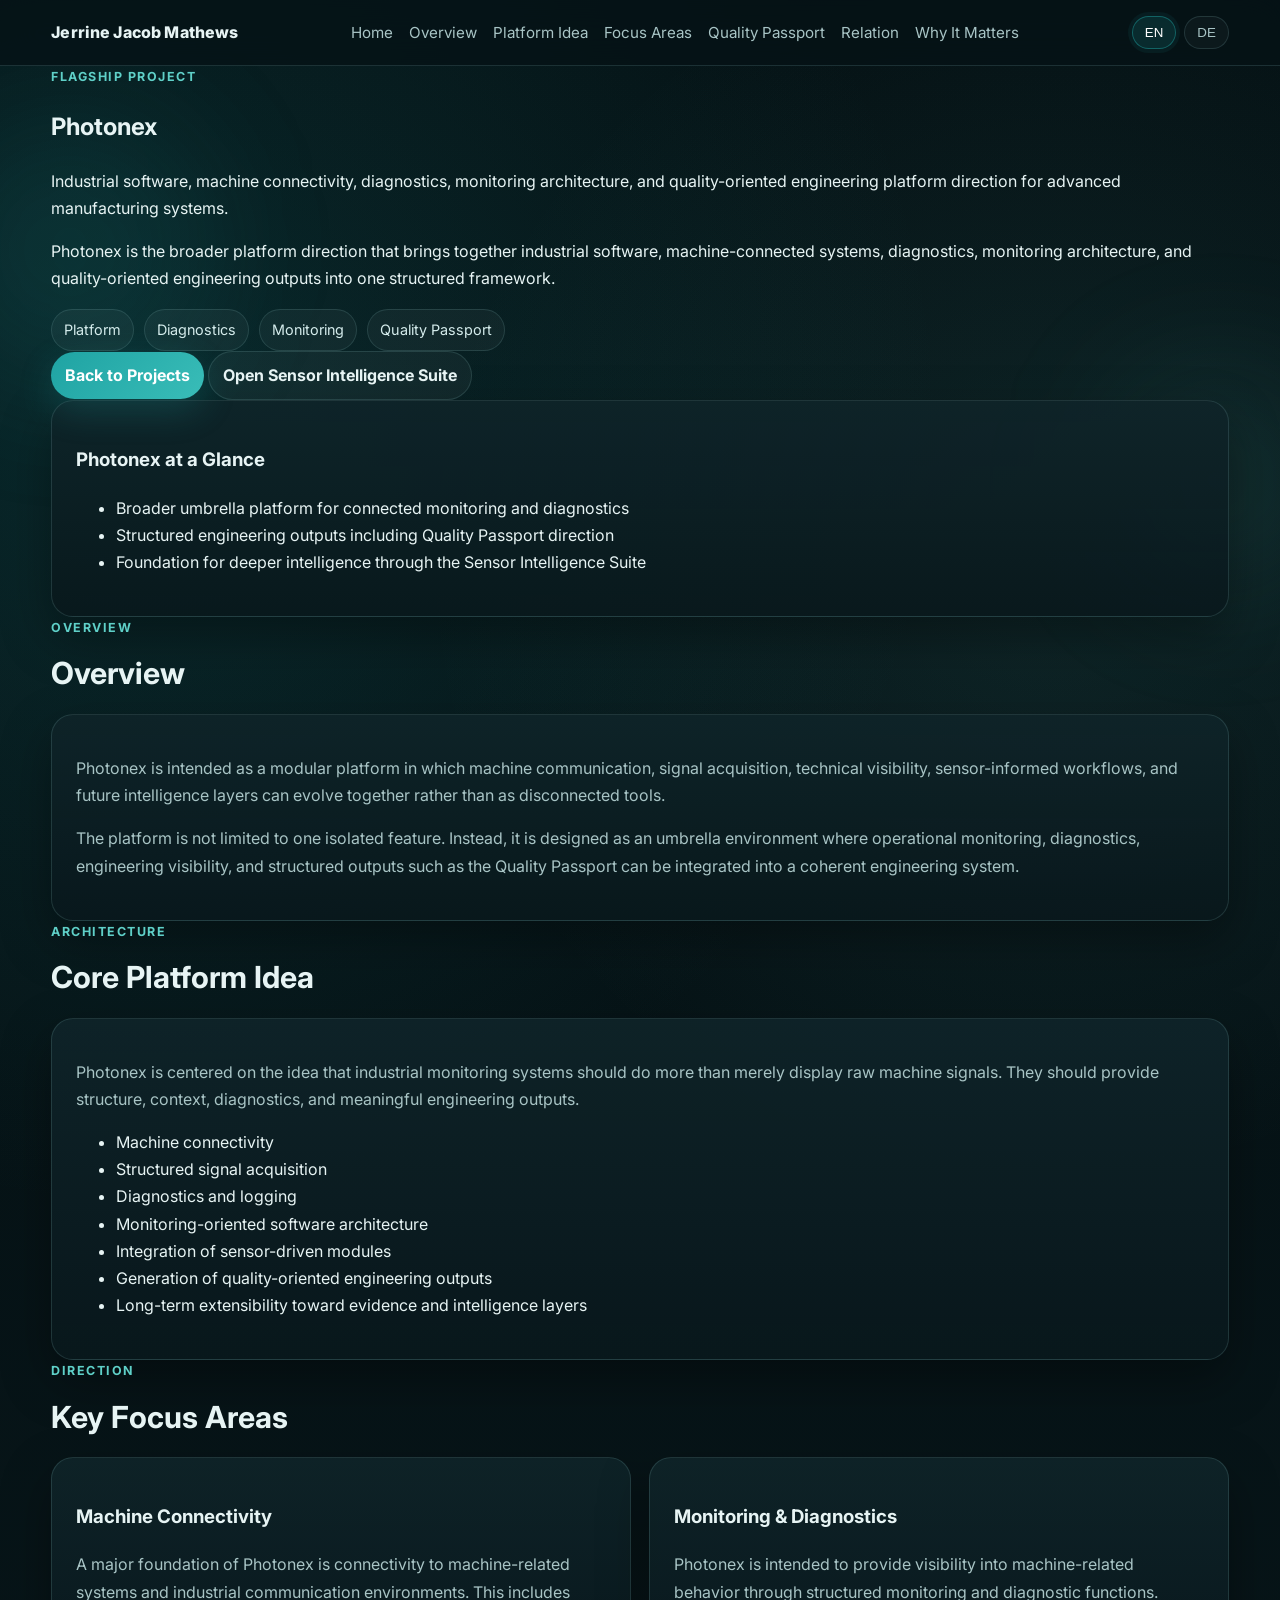
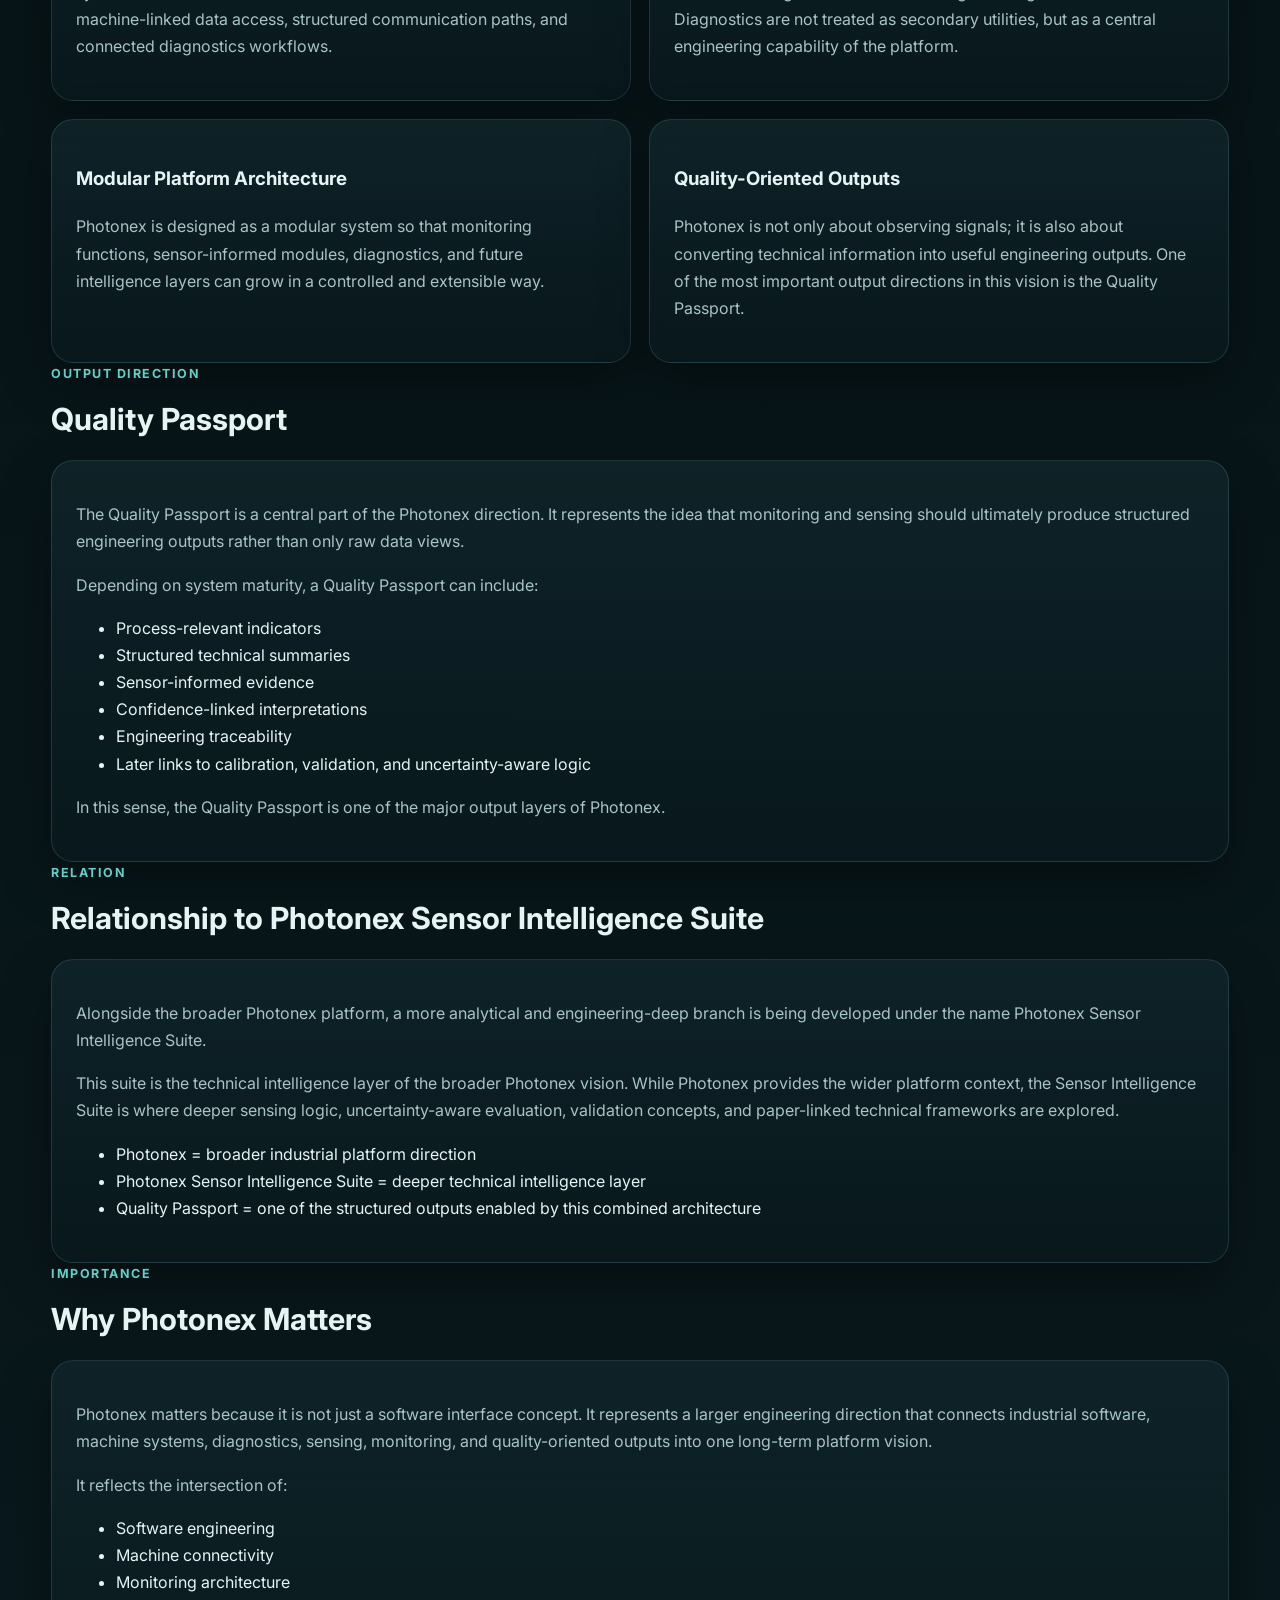
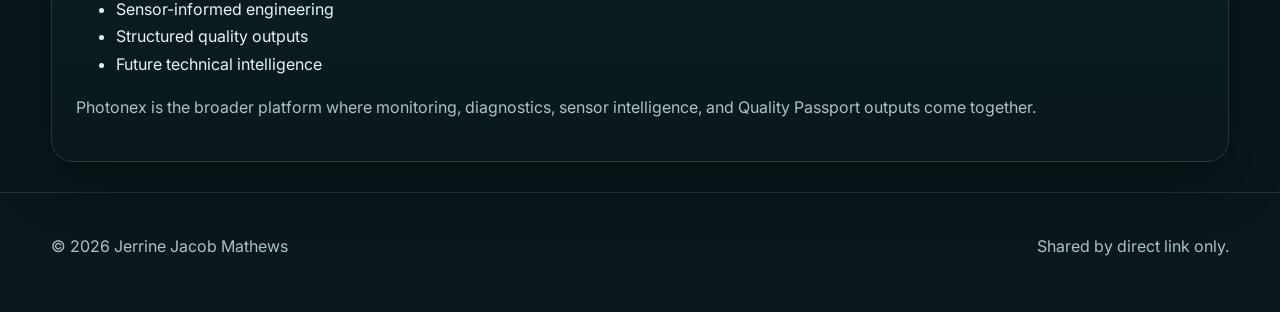
<file: projects/photonex.html>
<!DOCTYPE html>
<html lang="en">
<head>
  <meta charset="UTF-8" />
  <meta name="viewport" content="width=device-width, initial-scale=1.0" />
  <title>Photonex | Jerrine Jacob Mathews</title>

  <meta name="robots" content="noindex, nofollow" />
  <meta name="googlebot" content="noindex, nofollow" />

  <link rel="preconnect" href="https://fonts.googleapis.com">
  <link rel="preconnect" href="https://fonts.gstatic.com" crossorigin>
  <link
    href="https://fonts.googleapis.com/css2?family=Inter:wght@400;500;600;700;800&display=swap"
    rel="stylesheet"
  >
  <link rel="stylesheet" href="../assets/css/style.css" />
</head>
<body>
  <div class="bg-orb orb-1"></div>
  <div class="bg-orb orb-2"></div>
  <div class="bg-grid"></div>

  <header class="site-header">
    <div class="container nav">
      <a class="brand" href="../index.html">Jerrine Jacob Mathews</a>

      <button class="menu-toggle" id="menu-toggle" aria-label="Toggle navigation">☰</button>

      <nav class="main-nav" id="main-nav">
        <a href="../index.html" data-i18n="projectnav.home">Home</a>
        <a href="#overview" data-i18n="projectnav.overview">Overview</a>
        <a href="#platform" data-i18n="projectnav.platform">Platform Idea</a>
        <a href="#focus" data-i18n="projectnav.focus">Focus Areas</a>
        <a href="#passport" data-i18n="projectnav.passport">Quality Passport</a>
        <a href="#relation" data-i18n="projectnav.relation">Relation</a>
        <a href="#why" data-i18n="projectnav.why">Why It Matters</a>
      </nav>

      <div class="lang-switch">
        <button id="lang-en" type="button" class="lang-btn active">EN</button>
        <button id="lang-de" type="button" class="lang-btn">DE</button>
      </div>
    </div>
  </header>

  <main>
    <section class="hero-section section-pad">
      <div class="container hero-grid reveal">
        <div class="hero-copy">
          <p class="section-kicker" data-i18n="ph.kicker">Flagship Project</p>
          <h1 data-i18n="ph.title">Photonex</h1>
          <p class="hero-subtitle" data-i18n="ph.subtitle">
            Industrial software, machine connectivity, diagnostics, monitoring architecture, and quality-oriented engineering platform direction for advanced manufacturing systems.
          </p>
          <p class="hero-intro" data-i18n="ph.intro">
            Photonex is the broader platform direction that brings together industrial software,
            machine-connected systems, diagnostics, monitoring architecture, and quality-oriented engineering outputs into one structured framework.
          </p>

          <div class="hero-tags">
            <span class="tag">Platform</span>
            <span class="tag">Diagnostics</span>
            <span class="tag">Monitoring</span>
            <span class="tag">Quality Passport</span>
          </div>

          <div class="hero-actions">
            <a class="btn btn-primary" href="../index.html#projects" data-i18n="ph.back">Back to Projects</a>
            <a class="btn btn-secondary" href="photonex-sensor-intelligence-suite.html" data-i18n="ph.next">Open Sensor Intelligence Suite</a>
          </div>
        </div>

        <div class="hero-side">
          <div class="glass-card focus-card">
            <div class="focus-line"></div>
            <h3 data-i18n="ph.sideTitle">Photonex at a Glance</h3>
            <ul class="focus-list">
              <li data-i18n="ph.side1">Broader umbrella platform for connected monitoring and diagnostics</li>
              <li data-i18n="ph.side2">Structured engineering outputs including Quality Passport direction</li>
              <li data-i18n="ph.side3">Foundation for deeper intelligence through the Sensor Intelligence Suite</li>
            </ul>
          </div>
        </div>
      </div>
    </section>

    <section id="overview" class="container section-pad reveal">
      <div class="section-head">
        <p class="section-kicker" data-i18n="ph.ovKicker">Overview</p>
        <h2 data-i18n="ph.ovTitle">Overview</h2>
      </div>
      <div class="glass-card content-card">
        <p data-i18n="ph.ov1">
          Photonex is intended as a modular platform in which machine communication, signal acquisition,
          technical visibility, sensor-informed workflows, and future intelligence layers can evolve together
          rather than as disconnected tools.
        </p>
        <p data-i18n="ph.ov2">
          The platform is not limited to one isolated feature. Instead, it is designed as an umbrella environment
          where operational monitoring, diagnostics, engineering visibility, and structured outputs such as the
          Quality Passport can be integrated into a coherent engineering system.
        </p>
      </div>
    </section>

    <section id="platform" class="container section-pad reveal">
      <div class="section-head">
        <p class="section-kicker" data-i18n="ph.cpKicker">Architecture</p>
        <h2 data-i18n="ph.cpTitle">Core Platform Idea</h2>
      </div>
      <div class="glass-card">
        <p data-i18n="ph.cpText">
          Photonex is centered on the idea that industrial monitoring systems should do more than merely display raw machine signals. They should provide structure, context, diagnostics, and meaningful engineering outputs.
        </p>
        <ul class="feature-list">
          <li data-i18n="ph.cp1">Machine connectivity</li>
          <li data-i18n="ph.cp2">Structured signal acquisition</li>
          <li data-i18n="ph.cp3">Diagnostics and logging</li>
          <li data-i18n="ph.cp4">Monitoring-oriented software architecture</li>
          <li data-i18n="ph.cp5">Integration of sensor-driven modules</li>
          <li data-i18n="ph.cp6">Generation of quality-oriented engineering outputs</li>
          <li data-i18n="ph.cp7">Long-term extensibility toward evidence and intelligence layers</li>
        </ul>
      </div>
    </section>

    <section id="focus" class="container section-pad reveal">
      <div class="section-head">
        <p class="section-kicker" data-i18n="ph.fKicker">Direction</p>
        <h2 data-i18n="ph.fTitle">Key Focus Areas</h2>
      </div>

      <div class="card-grid two-col">
        <article class="glass-card">
          <h3 data-i18n="ph.f1t">Machine Connectivity</h3>
          <p data-i18n="ph.f1d">
            A major foundation of Photonex is connectivity to machine-related systems and industrial communication environments. This includes machine-linked data access, structured communication paths, and connected diagnostics workflows.
          </p>
        </article>

        <article class="glass-card">
          <h3 data-i18n="ph.f2t">Monitoring & Diagnostics</h3>
          <p data-i18n="ph.f2d">
            Photonex is intended to provide visibility into machine-related behavior through structured monitoring and diagnostic functions. Diagnostics are not treated as secondary utilities, but as a central engineering capability of the platform.
          </p>
        </article>

        <article class="glass-card">
          <h3 data-i18n="ph.f3t">Modular Platform Architecture</h3>
          <p data-i18n="ph.f3d">
            Photonex is designed as a modular system so that monitoring functions, sensor-informed modules, diagnostics, and future intelligence layers can grow in a controlled and extensible way.
          </p>
        </article>

        <article class="glass-card">
          <h3 data-i18n="ph.f4t">Quality-Oriented Outputs</h3>
          <p data-i18n="ph.f4d">
            Photonex is not only about observing signals; it is also about converting technical information into useful engineering outputs. One of the most important output directions in this vision is the Quality Passport.
          </p>
        </article>
      </div>
    </section>

    <section id="passport" class="container section-pad reveal">
      <div class="section-head">
        <p class="section-kicker" data-i18n="ph.qpKicker">Output Direction</p>
        <h2 data-i18n="ph.qpTitle">Quality Passport</h2>
      </div>
      <div class="glass-card">
        <p data-i18n="ph.qp1">
          The Quality Passport is a central part of the Photonex direction. It represents the idea that monitoring and sensing should ultimately produce structured engineering outputs rather than only raw data views.
        </p>
        <p data-i18n="ph.qp2">Depending on system maturity, a Quality Passport can include:</p>
        <ul class="feature-list">
          <li data-i18n="ph.qp3">Process-relevant indicators</li>
          <li data-i18n="ph.qp4">Structured technical summaries</li>
          <li data-i18n="ph.qp5">Sensor-informed evidence</li>
          <li data-i18n="ph.qp6">Confidence-linked interpretations</li>
          <li data-i18n="ph.qp7">Engineering traceability</li>
          <li data-i18n="ph.qp8">Later links to calibration, validation, and uncertainty-aware logic</li>
        </ul>
        <p data-i18n="ph.qp9">
          In this sense, the Quality Passport is one of the major output layers of Photonex.
        </p>
      </div>
    </section>

    <section id="relation" class="container section-pad reveal">
      <div class="section-head">
        <p class="section-kicker" data-i18n="ph.rKicker">Relation</p>
        <h2 data-i18n="ph.rTitle">Relationship to Photonex Sensor Intelligence Suite</h2>
      </div>
      <div class="glass-card">
        <p data-i18n="ph.r1">
          Alongside the broader Photonex platform, a more analytical and engineering-deep branch is being developed under the name Photonex Sensor Intelligence Suite.
        </p>
        <p data-i18n="ph.r2">
          This suite is the technical intelligence layer of the broader Photonex vision. While Photonex provides the wider platform context, the Sensor Intelligence Suite is where deeper sensing logic, uncertainty-aware evaluation, validation concepts, and paper-linked technical frameworks are explored.
        </p>
        <ul class="feature-list">
          <li data-i18n="ph.r3">Photonex = broader industrial platform direction</li>
          <li data-i18n="ph.r4">Photonex Sensor Intelligence Suite = deeper technical intelligence layer</li>
          <li data-i18n="ph.r5">Quality Passport = one of the structured outputs enabled by this combined architecture</li>
        </ul>
      </div>
    </section>

    <section id="why" class="container section-pad reveal">
      <div class="section-head">
        <p class="section-kicker" data-i18n="ph.wKicker">Importance</p>
        <h2 data-i18n="ph.wTitle">Why Photonex Matters</h2>
      </div>
      <div class="glass-card">
        <p data-i18n="ph.w1">
          Photonex matters because it is not just a software interface concept. It represents a larger engineering direction that connects industrial software, machine systems, diagnostics, sensing, monitoring, and quality-oriented outputs into one long-term platform vision.
        </p>
        <p data-i18n="ph.w2">It reflects the intersection of:</p>
        <ul class="feature-list">
          <li data-i18n="ph.w3">Software engineering</li>
          <li data-i18n="ph.w4">Machine connectivity</li>
          <li data-i18n="ph.w5">Monitoring architecture</li>
          <li data-i18n="ph.w6">Sensor-informed engineering</li>
          <li data-i18n="ph.w7">Structured quality outputs</li>
          <li data-i18n="ph.w8">Future technical intelligence</li>
        </ul>
        <p data-i18n="ph.w9">
          Photonex is the broader platform where monitoring, diagnostics, sensor intelligence, and Quality Passport outputs come together.
        </p>
      </div>
    </section>
  </main>

  <footer class="site-footer">
    <div class="container footer-inner">
      <p>© <span id="year"></span> Jerrine Jacob Mathews</p>
      <p data-i18n="footer.note">Shared by direct link only.</p>
    </div>
  </footer>

  <script src="../assets/js/main.js?v=4"></script>
</body>
</html>
</file>
<file: assets/css/style.css>
:root {
  --bg: #061316;
  --bg-2: #0a1c20;
  --panel: rgba(9, 27, 31, 0.82);
  --panel-2: rgba(16, 41, 47, 0.9);
  --line: rgba(133, 189, 190, 0.18);
  --text: #e7f4f4;
  --muted: #a8c4c5;
  --primary: #1fa3a3;
  --primary-2: #5fd0c8;
  --metal: #8fb8b9;
  --shadow: 0 20px 50px rgba(0, 0, 0, 0.34);
  --radius: 22px;
  --radius-sm: 14px;
  --maxw: 1280px;
}

* {
  box-sizing: border-box;
}

html {
  scroll-behavior: smooth;
}

body {
  margin: 0;
  font-family: "Inter", Arial, sans-serif;
  background:
    radial-gradient(circle at 12% 12%, rgba(31, 163, 163, 0.16), transparent 24%),
    radial-gradient(circle at 82% 16%, rgba(95, 208, 200, 0.1), transparent 20%),
    linear-gradient(180deg, #051114 0%, #09181c 100%);
  color: var(--text);
  line-height: 1.7;
  overflow-x: hidden;
}

a {
  color: var(--primary-2);
}

.bg-orb {
  position: fixed;
  border-radius: 999px;
  filter: blur(65px);
  z-index: -3;
  animation: floatOrb 12s ease-in-out infinite;
}

.orb-1 {
  width: 280px;
  height: 280px;
  left: -70px;
  top: 110px;
  background: rgba(31, 163, 163, 0.12);
}

.orb-2 {
  width: 240px;
  height: 240px;
  right: -60px;
  top: 360px;
  background: rgba(95, 208, 200, 0.08);
  animation-delay: 1.5s;
}

.bg-grid {
  position: fixed;
  inset: 0;
  z-index: -4;
  background-image:
    linear-gradient(rgba(255,255,255,0.018) 1px, transparent 1px),
    linear-gradient(90deg, rgba(255,255,255,0.018) 1px, transparent 1px);
  background-size: 42px 42px;
  mask-image: linear-gradient(to bottom, rgba(255,255,255,0.25), transparent 70%);
  pointer-events: none;
}

.container {
  width: min(var(--maxw), 92%);
  margin: 0 auto;
}

.page-shell {
  padding-bottom: 28px;
}

.site-header {
  position: sticky;
  top: 0;
  z-index: 1000;
  backdrop-filter: blur(18px);
  background: rgba(6, 19, 22, 0.78);
  border-bottom: 1px solid var(--line);
}

.nav {
  display: flex;
  align-items: center;
  justify-content: space-between;
  gap: 18px;
  padding: 16px 0;
}

.brand {
  color: var(--text);
  text-decoration: none;
  font-weight: 800;
  letter-spacing: 0.01em;
}

.main-nav {
  display: flex;
  flex-wrap: wrap;
  gap: 16px;
}

.main-nav a {
  color: var(--muted);
  text-decoration: none;
  font-size: 0.95rem;
  transition: 0.2s ease;
}

.main-nav a:hover {
  color: var(--text);
}

.menu-toggle {
  display: none;
  border: 1px solid var(--line);
  background: rgba(255,255,255,0.04);
  color: var(--text);
  border-radius: 10px;
  padding: 8px 12px;
  cursor: pointer;
}

.lang-switch {
  display: flex;
  gap: 8px;
}

.lang-btn {
  border: 1px solid var(--line);
  background: rgba(255,255,255,0.03);
  color: var(--muted);
  border-radius: 999px;
  padding: 8px 12px;
  cursor: pointer;
  transition: 0.2s ease;
}

.lang-btn.active,
.lang-btn:hover {
  color: white;
  background: rgba(31, 163, 163, 0.18);
  border-color: rgba(31, 163, 163, 0.46);
  box-shadow: 0 0 0 4px rgba(31, 163, 163, 0.08);
}

.profile-header {
  padding-top: 28px;
}

.profile-banner {
  height: 190px;
  border-radius: 28px 28px 0 0;
  position: relative;
  overflow: hidden;
  border: 1px solid var(--line);
  border-bottom: none;
  background: linear-gradient(135deg, rgba(31,163,163,0.20), rgba(9,27,31,0.78));
}

.profile-banner-img {
  width: 100%;
  height: 100%;
  object-fit: cover;
  display: block;
}

.profile-banner-overlay {
  position: absolute;
  inset: 0;
  background:
    linear-gradient(180deg, rgba(6,19,22,0.22), rgba(6,19,22,0.50)),
    radial-gradient(circle at 22% 38%, rgba(95,208,200,0.08), transparent 22%),
    radial-gradient(circle at 72% 28%, rgba(31,163,163,0.08), transparent 20%);
}

.profile-photo-wrap {
  position: absolute;
  left: 28px;
  bottom: -22px;
  z-index: 3;
}

.profile-photo {
  width: 78px;
  height: 78px;
  border-radius: 999px;
  border: 4px solid #08181c;
  box-shadow: var(--shadow);
  object-fit: cover;
  background: #0b1f24;
}

.profile-header-card {
  margin-top: 0;
  border-top-left-radius: 0;
  padding-top: 52px;
  padding-left: 24px;
  padding-right: 24px;
}

.glass-card {
  background: linear-gradient(180deg, rgba(15, 36, 41, 0.92), rgba(9, 24, 28, 0.9));
  border: 1px solid var(--line);
  border-radius: var(--radius);
  box-shadow: var(--shadow);
  padding: 24px;
  transition: transform 0.24s ease, border-color 0.24s ease, box-shadow 0.24s ease;
}

.glass-card:hover {
  transform: translateY(-3px);
  border-color: rgba(95, 208, 200, 0.24);
  box-shadow: 0 24px 56px rgba(0, 0, 0, 0.38);
}

.profile-header-main {
  display: grid;
  grid-template-columns: minmax(0, 1fr) 156px;
  gap: 20px;
  align-items: center;
  padding-left: 0;
}

.section-kicker {
  margin: 0 0 10px;
  color: var(--primary-2);
  text-transform: uppercase;
  letter-spacing: 0.12em;
  font-size: 0.78rem;
  font-weight: 700;
}

.profile-header-card .section-kicker {
  margin-bottom: 8px;
}

.profile-header-main h1 {
  margin: 0 0 8px;
  font-size: clamp(1.6rem, 3.2vw, 2.45rem);
  line-height: 1.08;
  letter-spacing: -0.03em;
}

.profile-title {
  margin: 0 0 10px;
  color: #d8efef;
  font-size: 0.92rem;
  font-weight: 700;
}

.profile-intro {
  color: var(--muted);
  max-width: 560px;
  margin: 0;
  font-size: 0.98rem;
}

.hero-tags,
.project-pills,
.sidebar-tags {
  display: flex;
  gap: 10px;
  flex-wrap: wrap;
}

.hero-tags {
  margin-top: 16px;
  margin-bottom: 0;
}

.tag,
.pill {
  display: inline-flex;
  padding: 8px 12px;
  border-radius: 999px;
  background: rgba(255,255,255,0.04);
  border: 1px solid var(--line);
  color: #d5ecec;
  font-size: 0.9rem;
}

.profile-actions {
  display: flex;
  flex-direction: column;
  gap: 9px;
  min-width: 0;
  align-self: center;
}

.btn {
  display: inline-flex;
  align-items: center;
  justify-content: center;
  border-radius: 999px;
  padding: 10px 14px;
  font-weight: 700;
  text-decoration: none;
  transition: transform 0.2s ease, box-shadow 0.2s ease;
  cursor: pointer;
}

.btn:hover {
  transform: translateY(-1px);
}

.btn-primary {
  background: linear-gradient(135deg, var(--primary), #39bdb8);
  color: white;
  box-shadow: 0 12px 34px rgba(31, 163, 163, 0.22);
  border: none;
}

.btn-secondary {
  background: rgba(255,255,255,0.04);
  color: var(--text);
  border: 1px solid var(--line);
}

.btn-small {
  padding: 10px 14px;
  font-size: 0.92rem;
}

.dashboard-layout {
  display: grid;
  grid-template-columns: minmax(0, 1fr) 330px;
  gap: 24px;
  margin-top: 24px;
}

.dashboard-main,
.dashboard-sidebar {
  display: grid;
  gap: 24px;
}

.dashboard-section {
  display: block;
}

.section-head h2 {
  margin: 0 0 14px;
  font-size: 1.9rem;
}

.section-intro,
.glass-card p,
.entity-content p,
.sub-card p,
.contact-grid p,
.sidebar-card p {
  color: var(--muted);
}

.expandable-project + .expandable-project {
  margin-top: 22px;
}

.project-top {
  display: grid;
  grid-template-columns: 260px 1fr;
  gap: 20px;
}

.project-image {
  min-height: 220px;
  border-radius: 18px;
  border: 1px solid rgba(95, 208, 200, 0.16);
  overflow: hidden;
}

.placeholder-project {
  display: flex;
  align-items: end;
  justify-content: start;
  padding: 18px;
  background:
    radial-gradient(circle at 24% 28%, rgba(95,208,200,0.18), transparent 28%),
    linear-gradient(135deg, rgba(31,163,163,0.18), rgba(9,24,28,0.88));
  position: relative;
}

.placeholder-project::before {
  content: "";
  position: absolute;
  inset: 0;
  background:
    linear-gradient(90deg, transparent, rgba(255,255,255,0.05), transparent),
    repeating-linear-gradient(
      135deg,
      rgba(255,255,255,0.018) 0 14px,
      transparent 14px 28px
    );
}

.placeholder-project span {
  position: relative;
  z-index: 1;
  display: inline-flex;
  padding: 8px 12px;
  border-radius: 999px;
  background: rgba(5,17,20,0.74);
  border: 1px solid var(--line);
  font-weight: 700;
}

.placeholder-project.alt {
  background:
    radial-gradient(circle at 24% 28%, rgba(31,163,163,0.2), transparent 28%),
    linear-gradient(135deg, rgba(95,208,200,0.14), rgba(9,24,28,0.88));
}

.project-summary h3 {
  margin-top: 0;
}

.expand-btn {
  margin-top: 12px;
  background: rgba(31,163,163,0.14);
  color: #dbf1f1;
  border: 1px solid rgba(31,163,163,0.28);
  border-radius: 999px;
  padding: 10px 14px;
  font-weight: 700;
  cursor: pointer;
}

.expandable-content {
  display: none;
  margin-top: 18px;
}

.expandable-content.open {
  display: block;
}

.card-grid {
  display: grid;
  gap: 18px;
}

.card-grid.two-col {
  grid-template-columns: repeat(2, 1fr);
}

.sub-card {
  background: rgba(255,255,255,0.03);
  border: 1px solid var(--line);
  border-radius: 16px;
  padding: 18px;
}

.sub-card h4 {
  margin-top: 0;
}

.experience-list,
.education-list {
  display: grid;
  gap: 18px;
}

.experience-card,
.education-card {
  display: grid;
  grid-template-columns: 74px 1fr;
  gap: 18px;
  padding: 18px;
  border: 1px solid var(--line);
  border-radius: 18px;
  background: rgba(255,255,255,0.03);
}

.entity-logo {
  width: 74px;
  height: 74px;
  border-radius: 18px;
  display: flex;
  align-items: center;
  justify-content: center;
  background: linear-gradient(135deg, #17454b, #0d2b30);
  border: 1px solid var(--line);
  color: #dff5f4;
  font-weight: 800;
  font-size: 1.2rem;
}

.entity-name {
  color: #d5eded;
  font-weight: 600;
  margin-top: -4px;
}

.entity-content h3 {
  margin-top: 0;
}

.sidebar-card h3 {
  margin-top: 0;
}

.sidebar-list {
  padding-left: 18px;
  color: var(--muted);
}

.sidebar-actions {
  display: flex;
  flex-wrap: wrap;
  gap: 10px;
}

.contact-grid {
  display: grid;
  grid-template-columns: 1fr 1fr;
  gap: 16px;
}

.site-footer {
  border-top: 1px solid var(--line);
  margin-top: 30px;
  padding: 24px 0 36px;
}

.footer-inner {
  display: flex;
  justify-content: space-between;
  gap: 16px;
  align-items: center;
  color: var(--muted);
}

.reveal {
  opacity: 0;
  transform: translateY(24px);
  transition: opacity 0.8s ease, transform 0.8s ease;
}

.reveal.visible {
  opacity: 1;
  transform: translateY(0);
}

@keyframes floatOrb {
  0%, 100% { transform: translateY(0px) translateX(0px); }
  50% { transform: translateY(10px) translateX(8px); }
}

@media (max-width: 1150px) {
  .dashboard-layout {
    grid-template-columns: 1fr;
  }

  .dashboard-sidebar {
    grid-template-columns: repeat(2, 1fr);
  }
}

@media (max-width: 980px) {
  .profile-header-main,
  .project-top,
  .card-grid.two-col,
  .contact-grid {
    grid-template-columns: 1fr;
    display: grid;
  }

  .profile-actions {
    min-width: 0;
  }

  .dashboard-sidebar {
    grid-template-columns: 1fr;
  }

  .footer-inner {
    flex-direction: column;
    align-items: flex-start;
  }
}

@media (max-width: 840px) {
  .menu-toggle {
    display: inline-flex;
  }

  .main-nav {
    display: none;
    width: 100%;
    flex-direction: column;
    padding-top: 10px;
  }

  .main-nav.open {
    display: flex;
  }

  .nav {
    flex-wrap: wrap;
  }

  .lang-switch {
    margin-left: auto;
  }
}

@media (max-width: 640px) {
  .profile-banner {
    height: 150px;
  }

  .profile-photo-wrap {
    left: 18px;
    bottom: -20px;
  }

  .profile-photo {
    width: 64px;
    height: 64px;
  }

  .profile-header-card {
    padding-top: 44px;
    padding-left: 16px;
    padding-right: 16px;
  }

  .profile-header-main {
    grid-template-columns: 1fr;
    gap: 16px;
    align-items: start;
  }

  .profile-header-main h1 {
    font-size: 2rem;
  }

  .profile-title {
    font-size: 0.9rem;
  }

  .profile-intro {
    font-size: 0.95rem;
  }

  .hero-tags {
    margin-top: 14px;
  }

  .btn {
    width: 100%;
  }

  .experience-card,
  .education-card {
    grid-template-columns: 1fr;
  }
}
just think overall . can more improvements be brought? or is it enough. you can also check the page live if needed. tell suggestions.  
Also if you are suggesting something from web, check it. 
Don't rewrite code yet. just think overall.

/* Recruiter summary cards added for profile page */
.recruiter-strip {
  display: grid;
  grid-template-columns: repeat(3, minmax(0, 1fr));
  gap: 14px;
  margin: 24px 0 28px;
}

.recruiter-stat {
  padding: 16px 18px;
  border: 1px solid var(--line);
  border-radius: var(--radius-sm);
  background: rgba(9, 27, 31, 0.56);
  box-shadow: 0 12px 28px rgba(0, 0, 0, 0.18);
}

.recruiter-stat strong {
  display: block;
  color: var(--text);
  font-size: 0.95rem;
  margin-bottom: 6px;
}

.recruiter-stat span {
  display: block;
  color: var(--muted);
  font-size: 0.88rem;
  line-height: 1.45;
}

.visitor-counter {
  color: var(--muted);
  font-size: 0.92rem;
}

.visitor-counter span {
  color: var(--primary-2);
  font-weight: 700;
}

@media (max-width: 800px) {
  .recruiter-strip {
    grid-template-columns: 1fr;
  }
}
</file>
